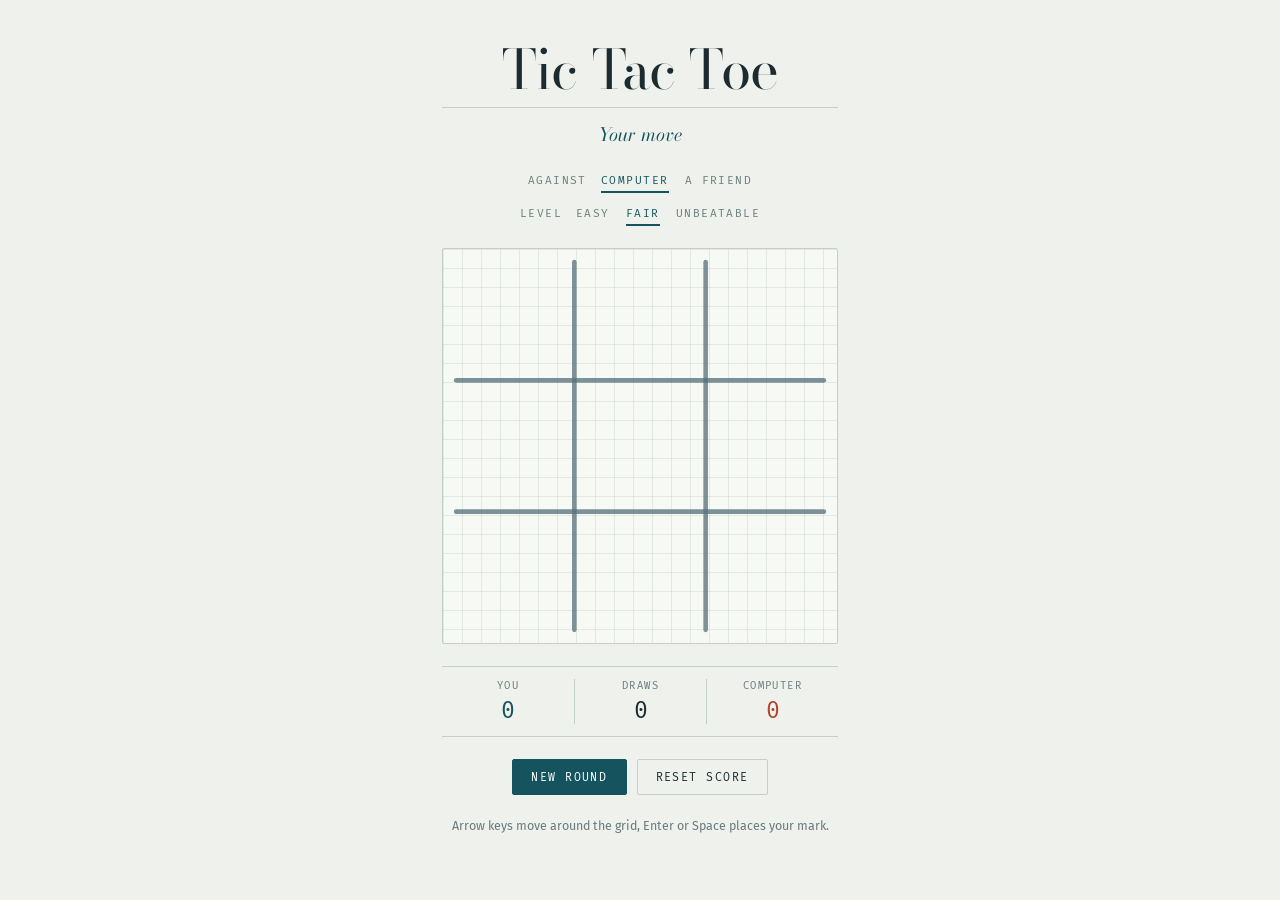
<file: index.html>
<!DOCTYPE html>
<html lang="en">
<head>
<meta charset="utf-8">
<meta name="viewport" content="width=device-width, initial-scale=1">
<title>Tic Tac Toe</title>
<link rel="preconnect" href="https://fonts.googleapis.com">
<link rel="preconnect" href="https://fonts.gstatic.com" crossorigin>
<link rel="stylesheet" href="https://fonts.googleapis.com/css2?family=Bodoni+Moda:ital,opsz,wght@0,6..96,400;1,6..96,400&family=Fira+Mono:wght@400;500&family=Fira+Sans:wght@400;500&display=swap">
<link rel="stylesheet" href="style.css">
</head>
<body>
  <main class="game">
    <header class="masthead">
      <h1 class="masthead__title">Tic Tac Toe</h1>
      <div class="masthead__rule"></div>
      <p class="masthead__status" id="status" role="status" aria-live="polite">Your move</p>
    </header>

    <section class="controls" aria-label="Game settings">
      <div class="control">
        <span class="control__label" id="mode-label">Against</span>
        <div class="choices" role="radiogroup" aria-labelledby="mode-label">
          <button type="button" class="choice" role="radio" data-mode="cpu" aria-checked="true">Computer</button>
          <button type="button" class="choice" role="radio" data-mode="human" aria-checked="false">A friend</button>
        </div>
      </div>

      <div class="control" id="difficulty-control">
        <span class="control__label" id="difficulty-label">Level</span>
        <div class="choices" role="radiogroup" aria-labelledby="difficulty-label">
          <button type="button" class="choice" role="radio" data-difficulty="easy" aria-checked="false">Easy</button>
          <button type="button" class="choice" role="radio" data-difficulty="medium" aria-checked="true">Fair</button>
          <button type="button" class="choice" role="radio" data-difficulty="hard" aria-checked="false">Unbeatable</button>
        </div>
      </div>
    </section>

    <div class="board-wrap">
      <svg class="grid-lines" viewBox="0 0 300 300" aria-hidden="true">
        <line x1="100" y1="10" x2="100" y2="290"></line>
        <line x1="200" y1="10" x2="200" y2="290"></line>
        <line x1="10" y1="100" x2="290" y2="100"></line>
        <line x1="10" y1="200" x2="290" y2="200"></line>
      </svg>
      <div class="board" id="board" role="grid" aria-label="Tic tac toe board"></div>
      <svg class="strike" id="strike" viewBox="0 0 300 300" aria-hidden="true"></svg>
    </div>

    <section class="scoreboard" aria-label="Score">
      <div class="score score--x">
        <span class="score__name" id="score-x-name">You</span>
        <span class="score__value" id="score-x">0</span>
      </div>
      <div class="score score--draw">
        <span class="score__name">Draws</span>
        <span class="score__value" id="score-draw">0</span>
      </div>
      <div class="score score--o">
        <span class="score__name" id="score-o-name">Computer</span>
        <span class="score__value" id="score-o">0</span>
      </div>
    </section>

    <div class="actions">
      <button type="button" class="btn btn--primary" id="new-round">New round</button>
      <button type="button" class="btn" id="reset-score">Reset score</button>
    </div>

    <p class="hint">Arrow keys move around the grid, Enter or Space places your mark.</p>
  </main>

  <script src="script.js"></script>
</body>
</html>
</file>
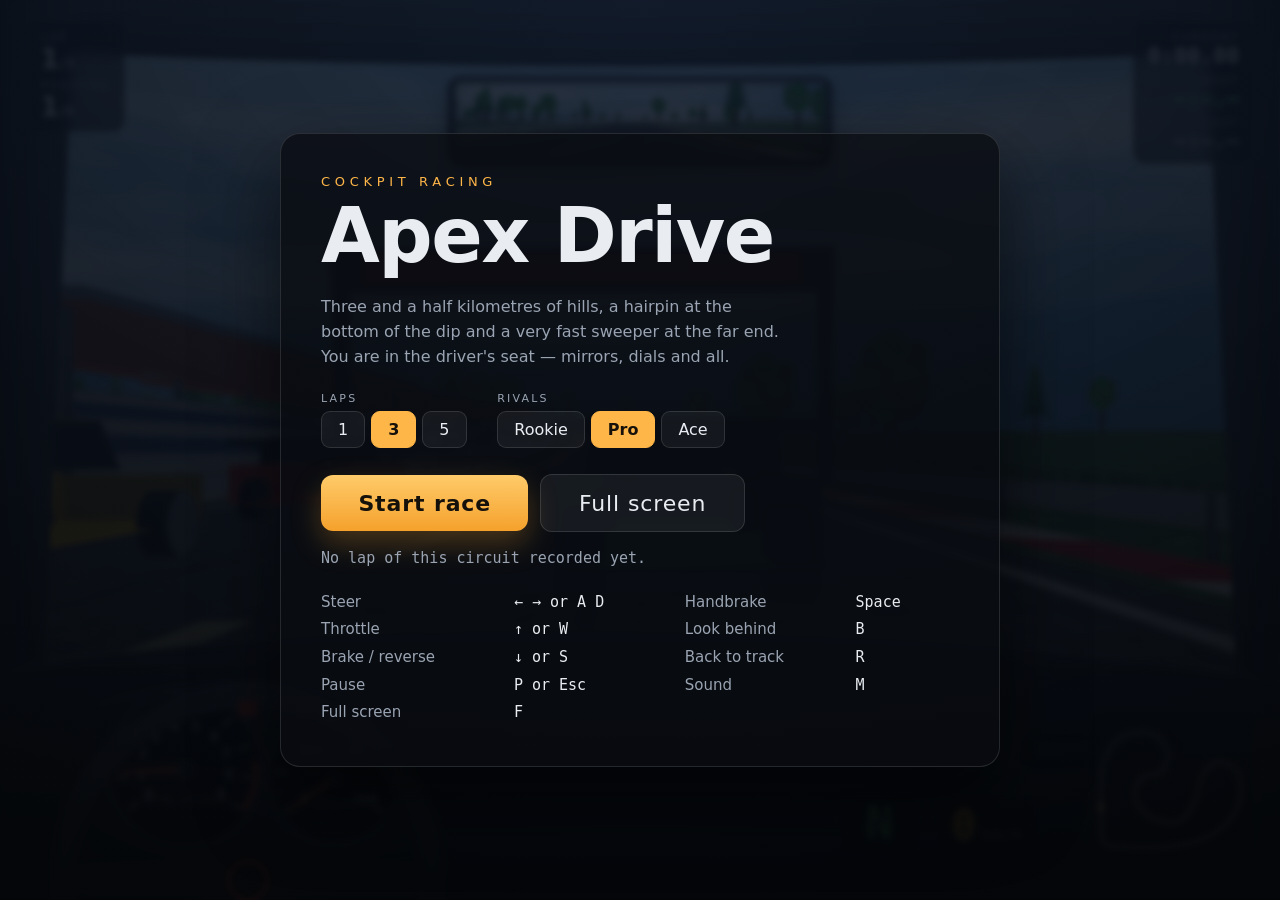
<file: racer/index.html>
<!DOCTYPE html>
<html lang="en">
<head>
<meta charset="utf-8">
<meta name="viewport" content="width=device-width, initial-scale=1, viewport-fit=cover">
<title>Apex Drive — cockpit racing</title>
<meta name="description" content="A first-person 3D racing game rendered with WebGL. No build step, no dependencies.">
<meta name="theme-color" content="#06080b">
<!-- Added to the home screen on iOS, it opens without browser chrome. -->
<meta name="apple-mobile-web-app-capable" content="yes">
<meta name="apple-mobile-web-app-title" content="Apex Drive">
<meta name="apple-mobile-web-app-status-bar-style" content="black-translucent">
<meta name="mobile-web-app-capable" content="yes">
<link rel="stylesheet" href="style.css">
</head>
<body>
<div id="stage">
  <canvas id="view"></canvas>

  <!-- Everything below sits over the 3D view: the car you are sitting in. -->
  <div id="cockpit" aria-hidden="true">
    <!-- The cockpit is built from separate pieces rather than one big
         drawing: only the parts that actually move get repainted. -->
    <svg class="cp cp--roof" viewBox="0 0 1600 160" preserveAspectRatio="none">
      <defs>
        <linearGradient id="trimGrad" x1="0" y1="0" x2="0" y2="1">
          <stop offset="0" stop-color="#2c313a"/>
          <stop offset="1" stop-color="#13161b"/>
        </linearGradient>
      </defs>
      <path d="M0 0 H1600 V96 Q800 168 0 96 Z" fill="url(#trimGrad)"/>
      <path d="M0 96 Q800 168 1600 96" fill="none" stroke="rgba(255,255,255,0.09)" stroke-width="3"/>
    </svg>

    <svg class="cp cp--pillar cp--pillar-l" viewBox="0 0 220 900" preserveAspectRatio="none">
      <defs>
        <linearGradient id="pillarL" x1="0" y1="0" x2="1" y2="0">
          <stop offset="0" stop-color="#0f1115"/>
          <stop offset="1" stop-color="#2b3038"/>
        </linearGradient>
      </defs>
      <path d="M0 0 L214 0 L96 900 L0 900 Z" fill="url(#pillarL)"/>
    </svg>
    <svg class="cp cp--pillar cp--pillar-r" viewBox="0 0 220 900" preserveAspectRatio="none">
      <defs>
        <linearGradient id="pillarR" x1="0" y1="0" x2="1" y2="0">
          <stop offset="0" stop-color="#2b3038"/>
          <stop offset="1" stop-color="#0f1115"/>
        </linearGradient>
      </defs>
      <path d="M220 0 L6 0 L124 900 L220 900 Z" fill="url(#pillarR)"/>
    </svg>

    <svg class="cp cp--dash" viewBox="0 0 1600 460" preserveAspectRatio="none">
      <defs>
        <linearGradient id="dashGrad" x1="0" y1="0" x2="0" y2="1">
          <stop offset="0" stop-color="#2e333b"/>
          <stop offset="0.16" stop-color="#191c22"/>
          <stop offset="1" stop-color="#0a0c10"/>
        </linearGradient>
      </defs>
      <path d="M0 460 L0 92 Q300 4 780 12 Q1240 20 1600 104 L1600 460 Z" fill="url(#dashGrad)"/>
      <path d="M0 92 Q300 4 780 12 Q1240 20 1600 104" fill="none" stroke="rgba(255,255,255,0.11)" stroke-width="4"/>
      <g opacity="0.9" id="vents">
        <rect x="1010" y="150" width="180" height="52" rx="12" fill="#080a0d"/>
        <rect x="1026" y="163" width="148" height="7" rx="3.5" fill="#22262c"/>
        <rect x="1026" y="178" width="148" height="7" rx="3.5" fill="#22262c"/>
        <rect x="1250" y="176" width="180" height="52" rx="12" fill="#080a0d"/>
        <rect x="1266" y="189" width="148" height="7" rx="3.5" fill="#22262c"/>
        <rect x="1266" y="204" width="148" height="7" rx="3.5" fill="#22262c"/>
      </g>
    </svg>

    <!-- Instruments and wheel share one viewBox and one screen rectangle, so
         the dials always sit in the opening above the wheel's spokes however
         the window is shaped. The wheel is a separate layer because it is the
         only part of the two that moves. -->
    <svg class="cp cp--console" viewBox="0 0 900 520">
      <defs>
        <radialGradient id="binGrad" cx="0.5" cy="0.1" r="0.95">
          <stop offset="0" stop-color="#272c34"/>
          <stop offset="1" stop-color="#0b0d11"/>
        </radialGradient>
      </defs>
      <path d="M78 520 L96 232 Q300 168 530 240 L548 520 Z" fill="url(#binGrad)"/>
      <path d="M96 232 Q300 168 530 240" fill="none" stroke="rgba(255,255,255,0.15)" stroke-width="3"/>

      <g transform="translate(215 320)">
        <circle r="105" class="dial-face"/>
        <circle r="105" class="dial-ring"/>
        <g id="tach-ticks"></g>
        <path id="tach-redline" class="redline" d="" fill="none"/>
        <text y="46" class="dial-label">RPM x1000</text>
        <g id="tach-needle"><path class="needle" d="M-4 10 L4 10 L1.6 -88 L-1.6 -88 Z"/></g>
        <circle r="11" class="dial-hub"/>
      </g>

      <g transform="translate(417 332)">
        <circle r="90" class="dial-face"/>
        <circle r="90" class="dial-ring"/>
        <g id="speed-ticks"></g>
        <text y="40" class="dial-label">km/h</text>
        <g id="speed-needle"><path class="needle" d="M-3.4 9 L3.4 9 L1.4 -74 L-1.4 -74 Z"/></g>
        <circle r="9" class="dial-hub"/>
      </g>
    </svg>

    <svg class="cp cp--wheel" id="wheel" viewBox="0 0 900 520">
      <defs>
        <linearGradient id="wheelGrad" x1="0" y1="0" x2="0" y2="1">
          <stop offset="0" stop-color="#434952"/>
          <stop offset="0.5" stop-color="#1c1f25"/>
          <stop offset="1" stop-color="#0f1114"/>
        </linearGradient>
      </defs>
      <g transform="translate(300 470)">
        <circle r="250" fill="none" stroke="url(#wheelGrad)" stroke-width="34"/>
        <circle r="250" fill="none" stroke="rgba(255,255,255,0.09)" stroke-width="2"/>
        <rect x="-236" y="-22" width="472" height="42" rx="19" fill="#1b1e23"/>
        <path d="M-18 6 L18 6 L40 248 L-40 248 Z" fill="#1b1e23"/>
        <circle r="62" fill="#15181c" stroke="#2b3037" stroke-width="3"/>
        <circle r="26" fill="none" stroke="#d9412f" stroke-width="6"/>
        <path d="M-13 -244 L13 -244 L13 -222 L-13 -222 Z" fill="#d9412f"/>
      </g>
    </svg>

    <!-- rear-view mirror: the frame is HTML, the picture inside it is a
         second pass of the 3D scene drawn straight into the canvas -->
    <div id="mirror"><div id="mirror-glass"></div></div>

    <!-- digital readouts, laid over the dash -->
    <div id="readouts">
      <div class="readout readout--gear"><span id="gear">N</span></div>
      <div class="readout"><b id="speed-digital">0</b><span>km/h</span></div>
    </div>
  </div>

  <!-- heads-up information -->
  <div id="hud">
    <div class="hud-panel hud-panel--left">
      <div class="stat"><span class="stat__key">Lap</span><span class="stat__val" id="lap">1<i>/3</i></span></div>
      <div class="stat"><span class="stat__key">Position</span><span class="stat__val" id="place">6<i>/6</i></span></div>
      <!-- The R and P keys have no equivalent on a touchscreen, and being
           stuck in the grass with no way back is not a game. Top of the
           screen, where nothing else competes for the space. -->
      <div class="chips">
        <button type="button" class="chip" id="chip-reset"><span aria-hidden="true">↺</span><span class="chip__label">Track</span></button>
        <button type="button" class="chip" id="chip-pause"><span aria-hidden="true">❙❙</span><span class="chip__label">Pause</span></button>
      </div>
    </div>
    <div class="hud-panel hud-panel--right">
      <div class="stat"><span class="stat__key">Current</span><span class="stat__val stat__val--time" id="laptime">0:00.00</span></div>
      <div class="stat"><span class="stat__key">Best</span><span class="stat__val stat__val--time" id="best">—:—.—</span></div>
      <div class="stat stat--delta"><span class="stat__key">Last</span><span class="stat__val stat__val--time" id="last">—:—.—</span></div>
    </div>
    <canvas id="map" width="220" height="220"></canvas>
    <div id="flash"></div>
  </div>

  <!-- touch controls, shown only on pointer-coarse devices -->
  <div id="touch" aria-hidden="true">
    <button class="pad pad--left" data-key="ArrowLeft">◀</button>
    <button class="pad pad--right" data-key="ArrowRight">▶</button>
    <button class="pad pad--brake" data-key="ArrowDown">BRAKE</button>
    <button class="pad pad--gas" data-key="ArrowUp">GAS</button>
  </div>

  <!-- screens -->
  <div id="screen" class="screen">
    <div class="screen__card">
      <p class="screen__eyebrow">Cockpit racing</p>
      <h1 class="screen__title">Apex&nbsp;Drive</h1>
      <p class="screen__blurb">Three and a half kilometres of hills, a hairpin at the
        bottom of the dip and a very fast sweeper at the far end. You are in the
        driver's seat — mirrors, dials and all.</p>

      <div class="options">
        <div class="option">
          <span class="option__label">Laps</span>
          <div class="choices" id="laps-choice">
            <button type="button" class="choice" data-laps="1">1</button>
            <button type="button" class="choice is-on" data-laps="3">3</button>
            <button type="button" class="choice" data-laps="5">5</button>
          </div>
        </div>
        <div class="option">
          <span class="option__label">Rivals</span>
          <div class="choices" id="skill-choice">
            <button type="button" class="choice" data-skill="0.86">Rookie</button>
            <button type="button" class="choice is-on" data-skill="0.94">Pro</button>
            <button type="button" class="choice" data-skill="1.02">Ace</button>
          </div>
        </div>
      </div>

      <div class="launch">
        <button type="button" class="start" id="start">Start race</button>
        <button type="button" class="start start--ghost" id="fullscreen">Full screen</button>
      </div>
      <p class="record" id="record"></p>

      <table class="keys">
        <tr><th>Steer</th><td>← →  or  A D</td><th>Handbrake</th><td>Space</td></tr>
        <tr><th>Throttle</th><td>↑  or  W</td><th>Look behind</th><td>B</td></tr>
        <tr><th>Brake / reverse</th><td>↓  or  S</td><th>Back to track</th><td>R</td></tr>
        <tr><th>Pause</th><td>P  or  Esc</td><th>Sound</th><td>M</td></tr>
        <tr><th>Full screen</th><td>F</td><th></th><td></td></tr>
      </table>
    </div>
  </div>

  <div id="lights" class="lights" hidden>
    <span></span><span></span><span></span><span></span><span></span>
  </div>

  <p id="toast" class="toast" hidden></p>

</div>

<noscript><p class="noscript">Apex Drive needs JavaScript and WebGL.</p></noscript>

<script src="js/glx.js"></script>
<script src="js/textures.js"></script>
<script src="js/track.js"></script>
<script src="js/meshes.js"></script>
<script src="js/audio.js"></script>
<script src="js/game.js"></script>
</body>
</html>
</file>
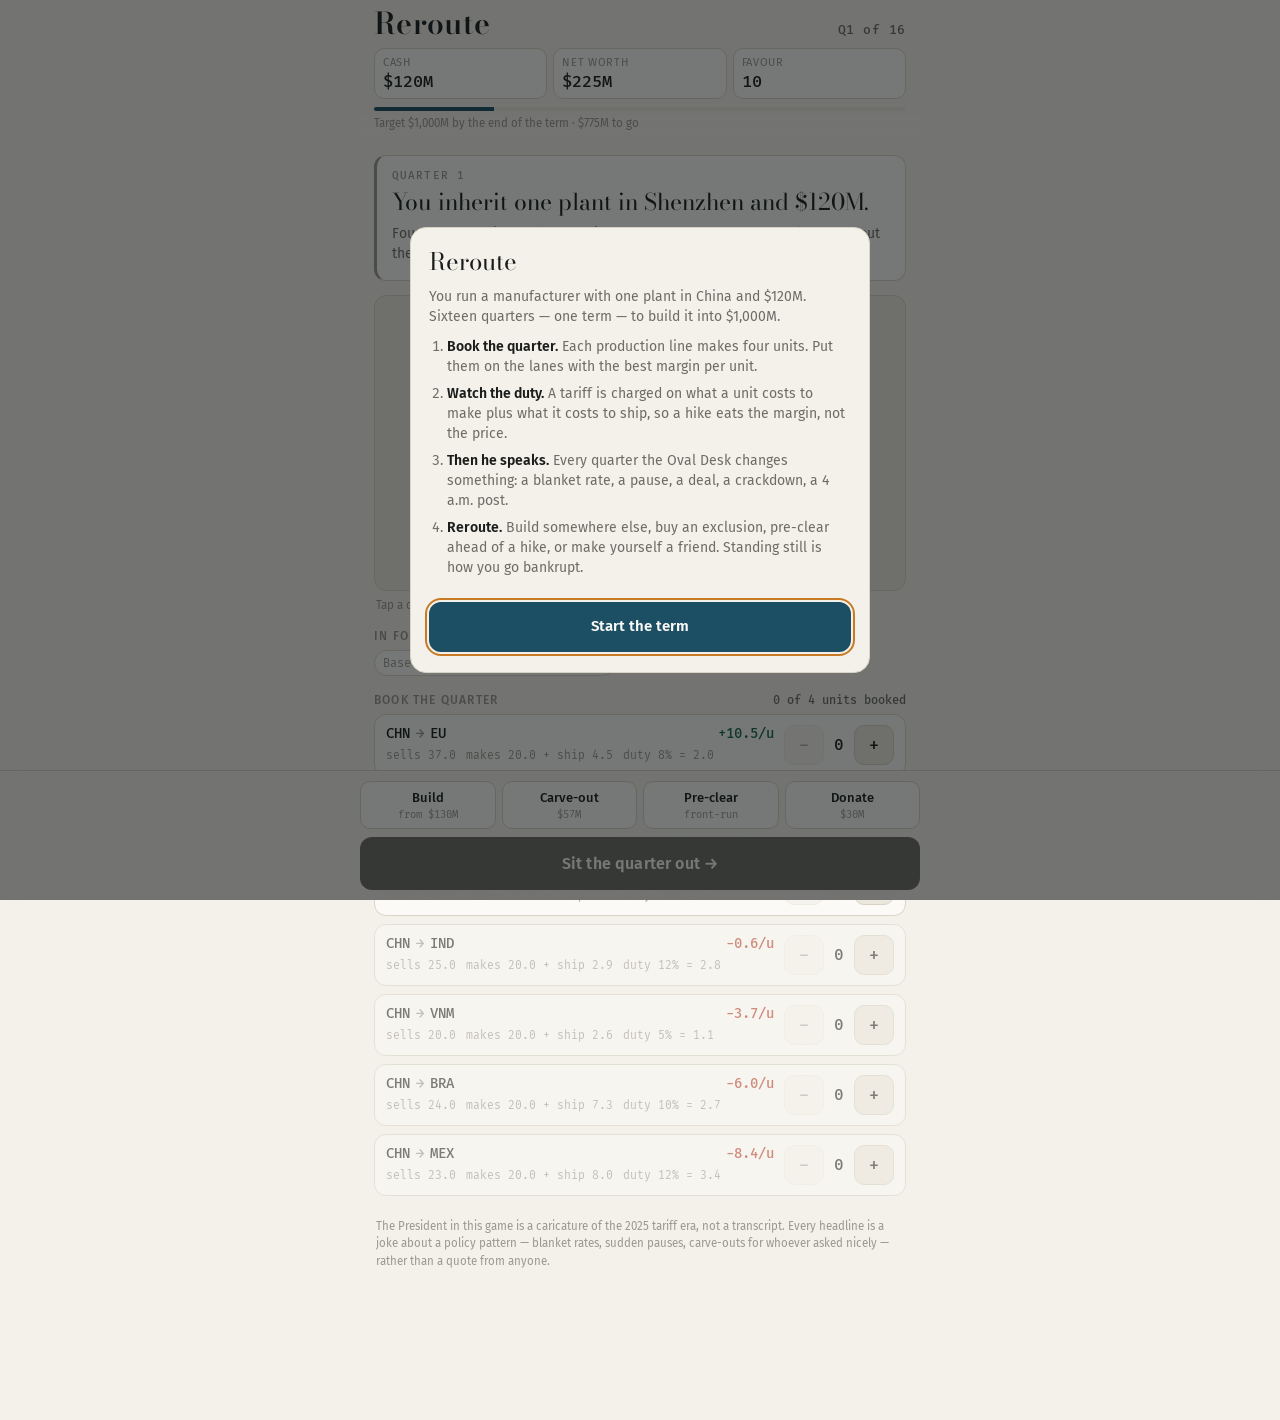
<file: reroute/index.html>
<!DOCTYPE html>
<html lang="en">
<head>
<meta charset="utf-8">
<meta name="viewport" content="width=device-width, initial-scale=1, viewport-fit=cover">
<meta name="theme-color" content="#12181b">
<meta name="description" content="Reroute — a phone game about moving money between countries while one man keeps changing the tariffs.">
<title>Reroute</title>
<link rel="preconnect" href="https://fonts.googleapis.com">
<link rel="preconnect" href="https://fonts.gstatic.com" crossorigin>
<link rel="stylesheet" href="https://fonts.googleapis.com/css2?family=Bodoni+Moda:ital,opsz,wght@0,6..96,400;0,6..96,600;1,6..96,400&family=Fira+Mono:wght@400;500&family=Fira+Sans:wght@400;500;600&display=swap">
<link rel="stylesheet" href="style.css">
</head>
<body>

<main class="app" id="app">

  <header class="top">
    <div class="top__row">
      <h1 class="brand">Reroute</h1>
      <p class="quarter" id="quarter">Q1 of 16</p>
    </div>
    <dl class="stats">
      <div class="stat"><dt>Cash</dt><dd id="stat-cash">$120M</dd></div>
      <div class="stat"><dt>Net worth</dt><dd id="stat-worth">$225M</dd></div>
      <div class="stat"><dt>Favour</dt><dd id="stat-favor">10</dd></div>
    </dl>
    <div class="goal">
      <div class="goal__track"><div class="goal__fill" id="goal-fill"></div></div>
      <p class="goal__label" id="goal-label">Target $1,000M by the end of the term</p>
    </div>
  </header>

  <article class="headline" id="headline" role="status" aria-live="polite">
    <p class="headline__tag" id="headline-tag">Quarter 1</p>
    <h2 class="headline__title" id="headline-title"></h2>
    <p class="headline__body" id="headline-body"></p>
  </article>

  <section class="mapwrap" aria-label="Your network">
    <svg class="map" id="map" viewBox="0 0 320 178" role="img" aria-labelledby="map-title">
      <title id="map-title">World map with your plants and this quarter's shipments</title>
      <g id="map-flows"></g>
      <g id="map-nodes"></g>
    </svg>
    <p class="map__hint" id="map-hint">Tap a country to filter the lanes below.</p>
  </section>

  <section class="effects" aria-label="Rules currently in force">
    <h3 class="section__title">In force</h3>
    <ul class="chips" id="effects"></ul>
  </section>

  <section class="lanes">
    <div class="section__head">
      <h3 class="section__title">Book the quarter</h3>
      <p class="counter" id="counter">0 of 4 units</p>
    </div>
    <ul class="lanelist" id="lanelist"></ul>
  </section>

  <p class="footnote">
    The President in this game is a caricature of the 2025 tariff era, not a transcript.
    Every headline is a joke about a policy pattern — blanket rates, sudden pauses,
    carve-outs for whoever asked nicely — rather than a quote from anyone.
  </p>

</main>

<nav class="dock" aria-label="Actions">
  <div class="dock__tools">
    <button type="button" class="tool" data-sheet="build"><span class="tool__name">Build</span><span class="tool__note" id="note-build">from $150M</span></button>
    <button type="button" class="tool" data-sheet="lobby"><span class="tool__name">Carve-out</span><span class="tool__note" id="note-lobby">$56M</span></button>
    <button type="button" class="tool" data-sheet="preclear"><span class="tool__name">Pre-clear</span><span class="tool__note">front-run</span></button>
    <button type="button" class="tool" data-sheet="donate"><span class="tool__name">Donate</span><span class="tool__note" id="note-donate">$30M</span></button>
  </div>
  <button type="button" class="ship" id="ship">Ship the quarter</button>
</nav>

<div class="sheet" id="sheet" hidden>
  <div class="sheet__scrim" data-close></div>
  <div class="sheet__panel" role="dialog" tabindex="-1" aria-modal="true" aria-labelledby="sheet-title">
    <div class="sheet__grip"></div>
    <h2 class="sheet__title" id="sheet-title"></h2>
    <p class="sheet__lede" id="sheet-lede"></p>
    <div class="sheet__body" id="sheet-body"></div>
    <button type="button" class="sheet__close" data-close>Close</button>
  </div>
</div>

<div class="overlay" id="overlay" hidden>
  <div class="overlay__panel" role="dialog" aria-modal="true" aria-labelledby="overlay-title">
    <h2 class="overlay__title" id="overlay-title"></h2>
    <div class="overlay__body" id="overlay-body"></div>
    <button type="button" class="overlay__action" id="overlay-action"></button>
  </div>
</div>

<script src="engine.js"></script>
<script src="ui.js"></script>
</body>
</html>
</file>
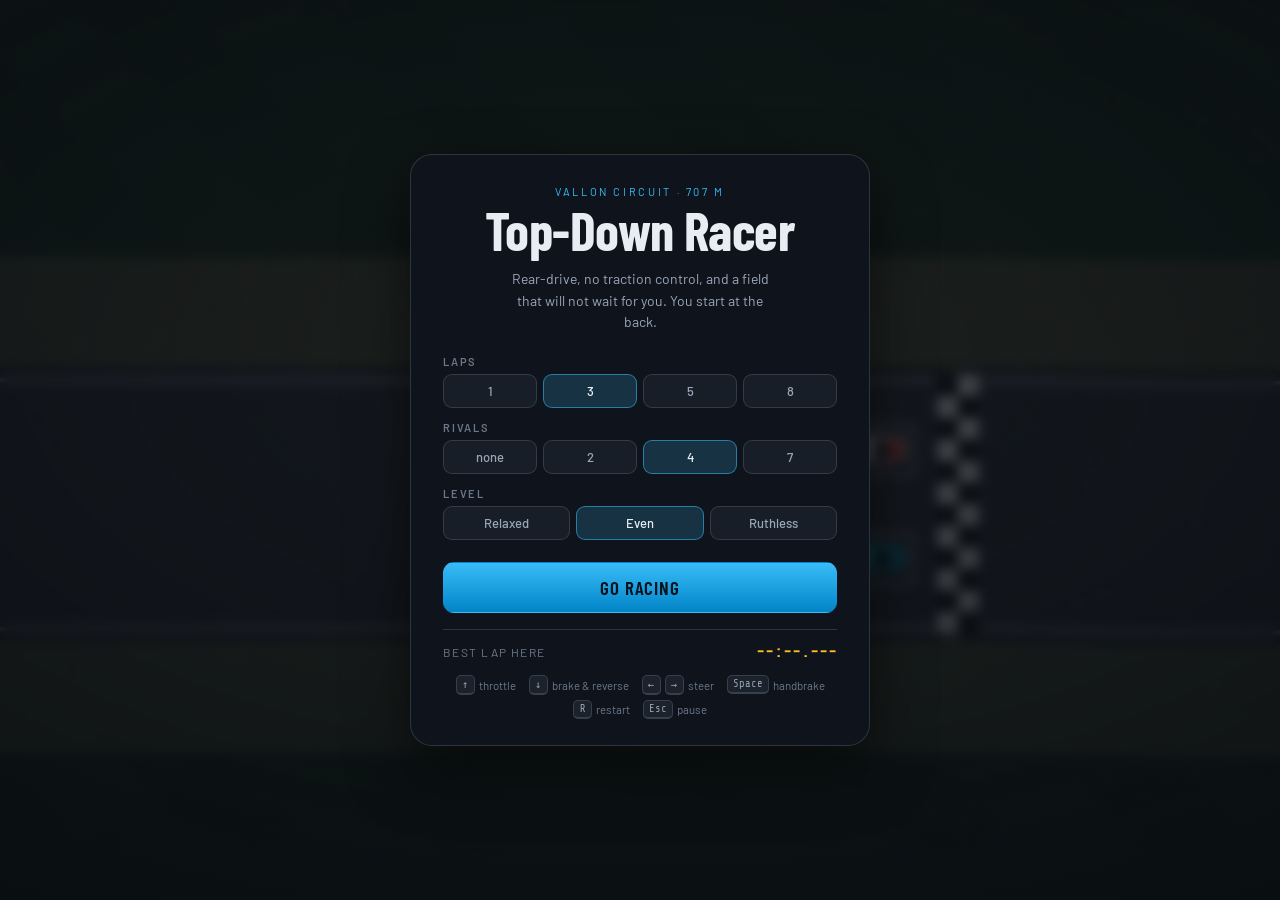
<file: top-down-racer/index.html>
<!doctype html>
<html lang="en">
<head>
<meta charset="utf-8">
<meta name="viewport" content="width=device-width, initial-scale=1, viewport-fit=cover">
<meta name="color-scheme" content="dark light">
<title>Vallon — a top-down racer</title>
<meta name="description" content="A dependency-free top-down circuit racer: drift the Vallon Circuit against a field of AI rivals.">
<link rel="preconnect" href="https://fonts.googleapis.com">
<link rel="preconnect" href="https://fonts.gstatic.com" crossorigin>
<link href="https://fonts.googleapis.com/css2?family=Barlow+Condensed:wght@500;600;700&family=Barlow:wght@400;500;600&family=Share+Tech+Mono&display=swap" rel="stylesheet">
<link rel="stylesheet" href="style.css">
</head>
<body>

<main class="shell">
  <canvas id="stage" aria-label="The race. Steer with the arrow keys."></canvas>

  <div id="hud" class="hud" hidden>
    <div class="hud-corner hud-tl">
      <div class="tile">
        <span class="tile-value" id="position">1st</span>
        <span class="tile-label" id="position-of">of 5</span>
      </div>
      <div class="tile">
        <span class="tile-value" id="lap">1</span>
        <span class="tile-label" id="lap-of">of 3</span>
      </div>
    </div>

    <div class="hud-corner hud-tr">
      <ol class="standings" id="standings" aria-label="Running order"></ol>
    </div>

    <div class="hud-corner hud-bl">
      <dl class="times">
        <div><dt>This lap</dt><dd id="current-lap" class="mono">0:00.000</dd></div>
        <div><dt>Best</dt><dd id="best-lap" class="mono">--:--.---</dd></div>
        <div><dt>Last</dt><dd id="last-lap" class="mono">--:--.---</dd></div>
      </dl>
    </div>

    <div class="hud-corner hud-br">
      <canvas id="minimap" class="minimap" aria-hidden="true"></canvas>
      <div class="speedo">
        <span class="speedo-value mono" id="speed">0</span>
        <span class="speedo-unit">km/h</span>
      </div>
    </div>

    <p class="flag" id="flag" hidden aria-live="assertive"></p>
    <p class="warn" id="offtrack" hidden>Off track</p>

    <div class="pads" aria-hidden="true">
      <div class="pads-left">
        <button class="pad" data-pad="left" type="button">◀</button>
        <button class="pad" data-pad="right" type="button">▶</button>
      </div>
      <div class="pads-right">
        <button class="pad" data-pad="brake" type="button">brake</button>
        <button class="pad pad-hand" data-pad="handbrake" type="button">slide</button>
        <button class="pad pad-go" data-pad="accel" type="button">go</button>
      </div>
    </div>
  </div>

  <div class="overlay" id="overlay">

    <section class="panel" id="menu">
      <p class="eyebrow" id="circuit">Vallon Circuit</p>
      <h1>Top&#8209;Down Racer</h1>
      <p class="blurb">
        Rear-drive, no traction control, and a field that will not wait for you.
        You start at the back.
      </p>

      <div class="settings">
        <div class="setting">
          <h2 id="laps-label">Laps</h2>
          <div class="choices" data-setting="laps" role="group" aria-labelledby="laps-label">
            <button type="button" data-value="1" aria-pressed="false">1</button>
            <button type="button" data-value="3" class="is-on" aria-pressed="true">3</button>
            <button type="button" data-value="5" aria-pressed="false">5</button>
            <button type="button" data-value="8" aria-pressed="false">8</button>
          </div>
        </div>
        <div class="setting">
          <h2 id="rivals-label">Rivals</h2>
          <div class="choices" data-setting="opponents" role="group" aria-labelledby="rivals-label">
            <button type="button" data-value="0" aria-pressed="false">none</button>
            <button type="button" data-value="2" aria-pressed="false">2</button>
            <button type="button" data-value="4" class="is-on" aria-pressed="true">4</button>
            <button type="button" data-value="7" aria-pressed="false">7</button>
          </div>
        </div>
        <div class="setting">
          <h2 id="level-label">Level</h2>
          <div class="choices" data-setting="difficulty" role="group" aria-labelledby="level-label">
            <button type="button" data-value="relaxed" aria-pressed="false">Relaxed</button>
            <button type="button" data-value="even" class="is-on" aria-pressed="true">Even</button>
            <button type="button" data-value="ruthless" aria-pressed="false">Ruthless</button>
          </div>
        </div>
      </div>

      <button class="primary" id="start" type="button">Go racing</button>

      <div class="record">
        <span>Best lap here</span>
        <strong class="mono" id="record">--:--.---</strong>
      </div>

      <ul class="keys">
        <li><kbd>&uarr;</kbd> throttle</li>
        <li><kbd>&darr;</kbd> brake &amp; reverse</li>
        <li><kbd>&larr;</kbd><kbd>&rarr;</kbd> steer</li>
        <li><kbd>Space</kbd> handbrake</li>
        <li><kbd>R</kbd> restart</li>
        <li><kbd>Esc</kbd> pause</li>
      </ul>
    </section>

    <section class="panel" id="paused" hidden>
      <h2>Paused</h2>
      <p class="blurb">The race is exactly where you left it.</p>
      <button class="primary" id="resume" type="button">Resume</button>
      <button class="ghost" id="quit" type="button">Back to the menu</button>
    </section>

    <section class="panel panel-wide" id="results" hidden>
      <h2 id="result-title">You finished</h2>
      <p class="blurb" id="result-note"></p>
      <div class="results-head" aria-hidden="true">
        <span>Race</span><span>Best lap</span>
      </div>
      <ol class="results" id="result-rows"></ol>
      <button class="primary" id="again" type="button">Race again</button>
      <button class="ghost" id="to-menu" type="button">Change the settings</button>
    </section>

  </div>
</main>

<script src="src/util.js"></script>
<script src="src/track.js"></script>
<script src="src/physics.js"></script>
<script src="src/ai.js"></script>
<script src="src/race.js"></script>
<script src="src/input.js"></script>
<script src="src/render.js"></script>
<script src="src/game.js"></script>
</body>
</html>
</file>
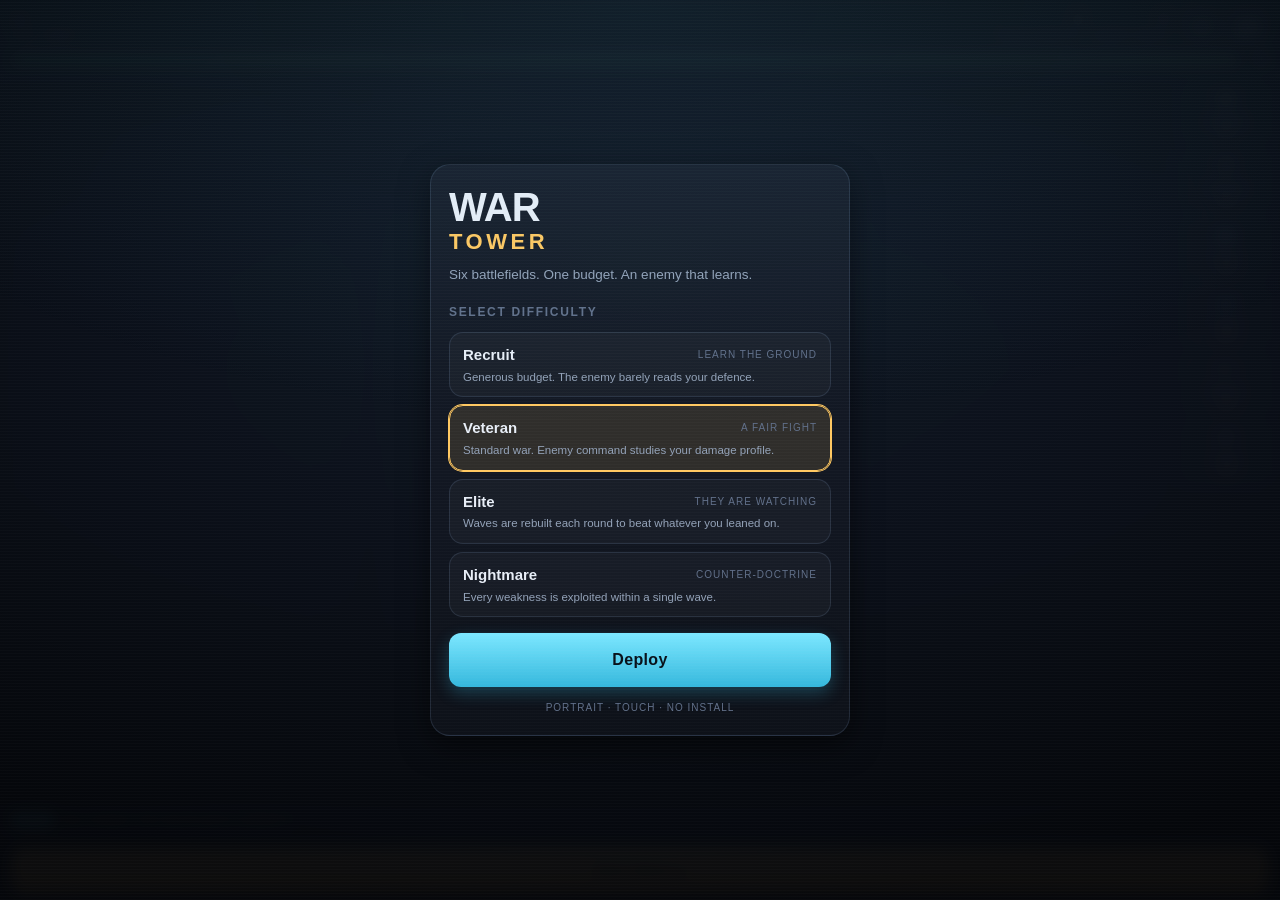
<file: war-tower/index.html>
<!DOCTYPE html>
<html lang="en">
<head>
<meta charset="utf-8">
<title>War Tower</title>
<meta name="viewport" content="width=device-width, initial-scale=1, maximum-scale=1, viewport-fit=cover">
<meta name="theme-color" content="#0b0e14">
<meta name="description" content="A top-down tower defence campaign built for iPhone.">
<meta name="apple-mobile-web-app-capable" content="yes">
<meta name="apple-mobile-web-app-status-bar-style" content="black-translucent">
<meta name="apple-mobile-web-app-title" content="War Tower">
<link rel="stylesheet" href="style.css">
</head>
<body>

<div id="app">

  <header id="hud">
    <div class="hud-row">
      <div class="hud-cell">
        <span class="hud-label" id="terrainName">—</span>
        <span class="hud-sub" id="roundLabel">R1/6 · W1/8</span>
      </div>
      <div class="hud-cell hud-cell--num">
        <span class="hud-label money" id="budget">0</span>
        <span class="hud-sub">your credits</span>
      </div>
      <div class="hud-cell hud-cell--num">
        <span class="hud-label foe" id="enemyCredits">0</span>
        <span class="hud-sub">enemy wave</span>
      </div>
      <div class="hud-cell hud-cell--btns">
        <button id="speedBtn" class="icon-btn" aria-label="Game speed">1×</button>
        <button id="pauseBtn" class="icon-btn" aria-label="Pause">❚❚</button>
      </div>
    </div>
    <div class="integrity">
      <div class="integrity-bar"><span id="integrityFill"></span></div>
      <span class="integrity-num" id="integrityNum">20</span>
    </div>
  </header>

  <main id="field">
    <div id="stage">
      <canvas id="game"></canvas>
      <div id="toast" class="toast" hidden></div>
    </div>
    <aside id="rail">
      <div id="shop" class="shop" role="listbox" aria-label="Ordnance"></div>
    </aside>
  </main>

  <footer id="dock">
    <div id="status" class="status">
      <span id="statusTag" class="status-tag">INTEL</span>
      <span id="statusText" class="status-body">Tap a weapon, then tap the grid to emplace it.</span>
    </div>

    <div id="inspect" class="inspect" hidden>
      <div class="inspect-head">
        <canvas id="inspectIcon" width="96" height="96" aria-hidden="true"></canvas>
        <div>
          <h3 id="inspectName">—</h3>
          <p id="inspectStats">—</p>
        </div>
        <button id="inspectClose" class="icon-btn" aria-label="Close">✕</button>
      </div>
      <div class="inspect-actions">
        <button id="upgradeBtn" class="btn btn--go">Upgrade</button>
        <button id="sellBtn" class="btn btn--ghost">Sell</button>
      </div>
    </div>

    <button id="waveBtn" class="btn btn--wave">Start Wave 1</button>
  </footer>

</div>

<!-- ---------- overlays ---------- -->

<section id="screenMenu" class="overlay">
  <div class="sheet">
    <h1 class="title">War<span>Tower</span></h1>
    <p class="tagline">Six battlefields. One budget. An enemy that learns.</p>
    <h2 class="sheet-h">Select difficulty</h2>
    <div id="levelList" class="level-list"></div>
    <button id="startBtn" class="btn btn--go btn--big">Deploy</button>
    <p class="fineprint">Portrait · touch · no install</p>
  </div>
</section>

<section id="screenBrief" class="overlay" hidden>
  <div class="sheet">
    <p class="eyebrow" id="briefRound">Round 1 of 6</p>
    <h2 class="sheet-h sheet-h--big" id="briefName">Verdant Basin</h2>
    <p class="brief-text" id="briefText"></p>
    <p class="brief-mod" id="briefMod"></p>
    <div class="brief-grid">
      <div><span id="briefBudget">0</span><small>your credits</small></div>
      <div><span id="briefEnemy" class="foe-num">0</span><small>enemy chest</small></div>
      <div><span id="briefIntegrity">0</span><small>integrity</small></div>
      <div><span id="briefWaves">8</span><small>waves</small></div>
    </div>
    <button id="briefBtn" class="btn btn--go btn--big">Take the field</button>
  </div>
</section>

<section id="screenRound" class="overlay" hidden>
  <div class="sheet">
    <p class="eyebrow">Sector held</p>
    <h2 class="sheet-h sheet-h--big" id="roundTitle">Round clear</h2>
    <p class="brief-text" id="roundText"></p>
    <div class="brief-grid">
      <div><span id="roundBonus">0</span><small>bonus</small></div>
      <div><span id="roundRepair">0</span><small>repaired</small></div>
      <div><span id="roundKills">0</span><small>kills</small></div>
    </div>
    <button id="roundBtn" class="btn btn--go btn--big">Next battlefield</button>
  </div>
</section>

<section id="screenEnd" class="overlay" hidden>
  <div class="sheet">
    <h2 class="sheet-h sheet-h--big" id="endTitle">Core lost</h2>
    <p class="brief-text" id="endText"></p>
    <div class="brief-grid">
      <div><span id="endRounds">0</span><small>rounds</small></div>
      <div><span id="endWaves">0</span><small>waves</small></div>
      <div><span id="endKills">0</span><small>kills</small></div>
    </div>
    <button id="endBtn" class="btn btn--go btn--big">New campaign</button>
  </div>
</section>

<script src="config.js"></script>
<script src="game.js"></script>
</body>
</html>
</file>
<file: style.css>
/* Ink & ruled paper — every mark on the board is a drawn stroke. */

:root {
  --paper:   #eef1ec;
  --panel:   #f7f9f5;
  --rule:    #c3d0c6;
  --ruling:  rgba(90, 130, 110, 0.13);
  --stroke:  #55707a;
  --ink:     #1c2b2f;
  --ink-dim: #6a7b7e;
  --x:       #15535f;
  --o:       #b4432b;
  --accent:  #15535f;
  --accent-on: #fbfcfa;
  --focus:   #c97a24;

  --display: "Bodoni Moda", Georgia, "Times New Roman", serif;
  --body: "Fira Sans", system-ui, -apple-system, "Segoe UI", sans-serif;
  --mono: "Fira Mono", ui-monospace, "SFMono-Regular", Menlo, monospace;
}

@media (prefers-color-scheme: dark) {
  :root:not([data-theme="light"]) {
    --paper:   #111719;
    --panel:   #181f22;
    --rule:    #263235;
    --ruling:  rgba(140, 180, 170, 0.07);
    --stroke:  #5e7a80;
    --ink:     #e2e9e6;
    --ink-dim: #8c9c9e;
    --x:       #5fc6d8;
    --o:       #f0866a;
    --accent:  #5fc6d8;
    --accent-on: #0e1416;
    --focus:   #e8b45c;
  }
}

:root[data-theme="dark"] {
  --paper:   #111719;
  --panel:   #181f22;
  --rule:    #263235;
  --ruling:  rgba(140, 180, 170, 0.07);
  --stroke:  #5e7a80;
  --ink:     #e2e9e6;
  --ink-dim: #8c9c9e;
  --x:       #5fc6d8;
  --o:       #f0866a;
  --accent:  #5fc6d8;
  --accent-on: #0e1416;
  --focus:   #e8b45c;
}

* { box-sizing: border-box; }

body {
  margin: 0;
  min-height: 100vh;
  display: grid;
  place-items: start center;
  padding: clamp(20px, 6vw, 44px) 18px 40px;
  background: var(--paper);
  color: var(--ink);
  font-family: var(--body);
  -webkit-font-smoothing: antialiased;
}

.game {
  width: 100%;
  max-width: 396px;
  display: flex;
  flex-direction: column;
  gap: 22px;
}

/* ------------------------------------------------------------ masthead */

.masthead { display: flex; flex-direction: column; gap: 10px; text-align: center; }

.masthead__title {
  margin: 0;
  font-family: var(--display);
  font-weight: 400;
  font-size: clamp(2.5rem, 12vw, 3.4rem);
  line-height: 0.94;
  letter-spacing: -0.015em;
  text-wrap: balance;
}

.masthead__rule {
  height: 1px;
  background: var(--rule);
  margin: 2px 0;
}

.masthead__status {
  margin: 0;
  min-height: 1.6em;
  font-family: var(--display);
  font-style: italic;
  font-size: 1.15rem;
  color: var(--ink-dim);
  transition: color 0.2s ease;
}

.masthead__status.is-x { color: var(--x); }
.masthead__status.is-o { color: var(--o); }

/* ------------------------------------------------------------ controls */

.controls { display: flex; flex-direction: column; gap: 12px; align-items: center; }

.control { display: flex; align-items: baseline; gap: 14px; flex-wrap: wrap; justify-content: center; }
.control.is-hidden { display: none; }

.control__label,
.choice {
  font-family: var(--mono);
  font-size: 0.7rem;
  text-transform: uppercase;
  letter-spacing: 0.13em;
}

.control__label { color: var(--ink-dim); }

.choices { display: flex; gap: 16px; }

.choice {
  border: 0;
  background: none;
  padding: 2px 0 4px;
  color: var(--ink-dim);
  cursor: pointer;
  border-bottom: 2px solid transparent;
  transition: color 0.15s ease, border-color 0.15s ease;
}

.choice:hover { color: var(--ink); }

.choice[aria-checked="true"] {
  color: var(--accent);
  border-bottom-color: var(--accent);
}

/* --------------------------------------------------------------- board */

.board-wrap {
  position: relative;
  aspect-ratio: 1;
  width: 100%;
  background-color: var(--panel);
  background-image:
    repeating-linear-gradient(to right, var(--ruling) 0 1px, transparent 1px 19px),
    repeating-linear-gradient(to bottom, var(--ruling) 0 1px, transparent 1px 19px);
  border: 1px solid var(--rule);
  border-radius: 2px;
}

.board-wrap > svg {
  position: absolute;
  inset: 0;
  width: 100%;
  height: 100%;
  pointer-events: none;
  overflow: visible;
}

.grid-lines line {
  stroke: var(--stroke);
  stroke-width: 3.5;
  stroke-linecap: round;
  opacity: 0.75;
}

.strike line {
  stroke-width: 6;
  stroke-linecap: round;
}

.board {
  position: absolute;
  inset: 0;
  display: grid;
  grid-template-columns: repeat(3, 1fr);
  grid-template-rows: repeat(3, 1fr);
}

.cell {
  border: 0;
  padding: 0;
  background: transparent;
  cursor: pointer;
  display: grid;
  place-items: center;
  border-radius: 2px;
  transition: background-color 0.15s ease;
}

.cell:hover:not(:disabled) { background-color: color-mix(in srgb, var(--stroke) 9%, transparent); }
.cell:disabled { cursor: default; }

.cell:focus-visible {
  outline: 2px solid var(--focus);
  outline-offset: -3px;
}

.mark {
  width: 58%;
  height: 58%;
  fill: none;
  stroke-width: 8;
  stroke-linecap: round;
  transition: opacity 0.3s ease;
}

.mark.is-x { stroke: var(--x); }
.mark.is-o { stroke: var(--o); }

.board.has-win .cell:not(.is-win) .mark { opacity: 0.3; }

/* ---------------------------------------------------------- scoreboard */

.scoreboard {
  display: grid;
  grid-template-columns: repeat(3, 1fr);
  border-top: 1px solid var(--rule);
  border-bottom: 1px solid var(--rule);
  padding: 12px 0;
}

.score { display: flex; flex-direction: column; align-items: center; gap: 4px; }
.score + .score { border-left: 1px solid var(--rule); }

.score__name {
  font-family: var(--mono);
  font-size: 0.66rem;
  text-transform: uppercase;
  letter-spacing: 0.13em;
  color: var(--ink-dim);
}

.score__value {
  font-family: var(--mono);
  font-size: 1.45rem;
  font-variant-numeric: tabular-nums;
}

.score--x .score__value { color: var(--x); }
.score--o .score__value { color: var(--o); }

/* ------------------------------------------------------------- actions */

.actions { display: flex; gap: 10px; justify-content: center; }

.btn {
  font-family: var(--mono);
  font-size: 0.72rem;
  text-transform: uppercase;
  letter-spacing: 0.13em;
  padding: 10px 18px;
  border: 1px solid var(--rule);
  border-radius: 2px;
  background: transparent;
  color: var(--ink);
  cursor: pointer;
  transition: background-color 0.15s ease, border-color 0.15s ease, color 0.15s ease;
}

.btn:hover { border-color: var(--stroke); }

.btn--primary {
  background: var(--accent);
  border-color: var(--accent);
  color: var(--accent-on);
}

.btn--primary:hover { filter: brightness(1.12); }

.btn:focus-visible,
.choice:focus-visible {
  outline: 2px solid var(--focus);
  outline-offset: 2px;
}

.hint {
  margin: 0;
  text-align: center;
  font-size: 0.78rem;
  line-height: 1.5;
  color: var(--ink-dim);
}

@media (prefers-reduced-motion: reduce) {
  *, *::before, *::after {
    transition-duration: 0.01ms !important;
    animation-duration: 0.01ms !important;
  }
}
</file>
<file: racer/style.css>
/* Apex Drive — cockpit, instruments and screens.
   The 3D view is a canvas underneath; everything here sits on top of it. */

:root {
  --ink: #e9edf2;
  --dim: #9aa4b2;
  --amber: #ffb648;
  --red: #e04b39;
  --green: #59d68a;
  --panel: rgba(10, 13, 18, 0.62);
  --edge: rgba(255, 255, 255, 0.12);
  --ui: ui-sans-serif, system-ui, "Segoe UI", Roboto, Helvetica, Arial, sans-serif;
  --mono: ui-monospace, "SF Mono", Menlo, Consolas, "DejaVu Sans Mono", monospace;
}

* { box-sizing: border-box; }

html, body {
  margin: 0;
  height: 100%;
  background: #06080b;
  color: var(--ink);
  font-family: var(--ui);
  overflow: hidden;
  overscroll-behavior: none;
  -webkit-text-size-adjust: 100%;
  /* The whole page is a game surface rather than a document: nothing here
     is text to be selected, and a thumb resting on a pad should never raise
     the copy callout in the middle of a corner. Both inherit. */
  user-select: none;
  -webkit-user-select: none;
  -webkit-touch-callout: none;
}

#stage {
  position: fixed;
  left: 0;
  top: 0;
  width: 100%;
  height: 100%;
  /* Follow the viewport that is actually on screen, not the one that
     includes the browser's own furniture. JS narrows this further where
     visualViewport reports something smaller still. */
  height: 100dvh;
  overflow: hidden;
  touch-action: none;
}

#view {
  position: absolute;
  inset: 0;
  width: 100%;
  height: 100%;
  display: block;
}

/* ---------- cockpit ---------- */

#cockpit {
  position: absolute;
  inset: 0;
  pointer-events: none;
}

/* Each piece of the cockpit is positioned on its own and nudged around
   independently, so the game never has to repaint the whole thing. */
.cp {
  position: absolute;
  will-change: transform;
  transform: translateZ(0);
}

.cp--roof { left: -2%; top: 0; width: 104%; height: clamp(46px, 9vh, 96px); }
.cp--pillar { top: 0; height: 100%; width: clamp(38px, 6vw, 108px); }
.cp--pillar-l { left: 0; }
.cp--pillar-r { right: 0; }
.cp--dash { left: -3%; bottom: -2%; width: 106%; height: clamp(150px, 33vh, 340px); }

/* The console and the wheel occupy exactly the same rectangle. */
.cp--console,
.cp--wheel {
  left: clamp(-18px, 2vw, 54px);
  bottom: clamp(-34px, -2vh, -6px);
  width: clamp(320px, 52vw, 700px);
  height: auto;
}

.cp--wheel {
  /* Turn about the middle of the wheel, not the middle of the drawing. */
  transform-origin: 33.33% 90.4%;
}

.dial-face { fill: #0a0c10; stroke: rgba(255, 255, 255, 0.06); stroke-width: 2; }
.dial-ring { fill: none; stroke: #363c45; stroke-width: 6; }
.dial-hub { fill: #2a2f37; stroke: #454c56; stroke-width: 2; }
.dial-label {
  fill: #7f8794;
  font: 500 17px var(--ui);
  text-anchor: middle;
  letter-spacing: 0.14em;
}
.tick { stroke: #b9c2cd; stroke-width: 3; }
.tick--minor { stroke: #58606c; stroke-width: 2; }
.tick-num { fill: #cfd6e0; font: 600 19px var(--mono); text-anchor: middle; dominant-baseline: middle; }
.redline { stroke: var(--red); stroke-width: 9; opacity: 0.9; }
.needle { fill: #f05a3f; filter: drop-shadow(0 0 6px rgba(240, 90, 63, 0.55)); }

/* ---------- rear-view mirror ---------- */

#mirror {
  position: absolute;
  left: 50%;
  /* Hung just under the roof trim: any overlap would show the trim through
     the glass instead of the road behind you. */
  top: calc(clamp(46px, 9vh, 96px) - 5px);
  width: min(30vw, 430px);
  height: min(7vw, 100px);
  transform: translateX(-50%);
  /* A border rather than a background: the glass has to stay see-through,
     because the picture in it is the canvas underneath. */
  border: 7px solid #262b33;
  border-top-color: #3d434c;
  border-bottom-color: #14171c;
  border-radius: 13px;
  box-shadow: 0 10px 26px rgba(0, 0, 0, 0.5), 0 0 0 1px rgba(0, 0, 0, 0.4);
}

#mirror-glass {
  width: 100%;
  height: 100%;
  box-shadow: inset 0 0 14px rgba(0, 0, 0, 0.35);
}

/* ---------- digital readouts on the dash ---------- */

#readouts {
  position: absolute;
  right: clamp(124px, 19vw, 300px);
  bottom: clamp(8px, 5vh, 60px);
  display: flex;
  align-items: flex-end;
  gap: clamp(10px, 1.6vw, 24px);
  font-family: var(--mono);
}

.readout {
  background: rgba(3, 5, 8, 0.75);
  border: 1px solid var(--edge);
  border-radius: 10px;
  padding: 0.35em 0.8em;
  display: flex;
  align-items: baseline;
  gap: 0.4em;
  color: var(--amber);
  text-shadow: 0 0 12px rgba(255, 182, 72, 0.45);
}

.readout b { font-size: clamp(20px, 3.2vw, 40px); font-weight: 600; letter-spacing: 0.02em; }
.readout span { font-size: clamp(9px, 1vw, 13px); color: var(--dim); letter-spacing: 0.18em; }
.readout--gear span {
  font-size: clamp(22px, 3.6vw, 44px);
  color: var(--green);
  text-shadow: 0 0 14px rgba(89, 214, 138, 0.5);
  letter-spacing: 0;
  min-width: 1.1em;
  text-align: center;
}
.readout--gear.is-reverse span { color: var(--red); text-shadow: 0 0 14px rgba(224, 75, 57, 0.5); }

/* ---------- heads-up display ---------- */

#hud {
  position: absolute;
  inset: 0;
  pointer-events: none;
  font-variant-numeric: tabular-nums;
}

.hud-panel {
  position: absolute;
  top: 2.2vh;
  display: grid;
  gap: 6px;
  padding: 10px 14px;
  background: var(--panel);
  border: 1px solid var(--edge);
  border-radius: 12px;
  backdrop-filter: blur(6px);
}

.hud-panel--left { left: max(2vw, env(safe-area-inset-left)); }
.hud-panel--right { right: max(2vw, env(safe-area-inset-right)); text-align: right; }

/* Touch-only shortcuts, tucked into the corner panel so they need no
   magic numbers of their own. */
.chips { display: none; gap: 6px; margin-top: 4px; }
.chip {
  pointer-events: auto;
  display: inline-flex;
  align-items: center;
  gap: 0.4em;
  font: 600 11px var(--ui);
  letter-spacing: 0.06em;
  color: var(--ink);
  background: rgba(255, 255, 255, 0.08);
  border: 1px solid var(--edge);
  border-radius: 8px;
  padding: 0.45em 0.7em;
  touch-action: manipulation;
}
.chip:active { background: rgba(255, 182, 72, 0.35); }

.stat { display: grid; gap: 1px; }
.stat__key {
  font-size: clamp(8px, 0.85vw, 11px);
  letter-spacing: 0.2em;
  text-transform: uppercase;
  color: var(--dim);
}
.stat__val { font-size: clamp(17px, 2.1vw, 28px); font-weight: 600; line-height: 1.05; }
.stat__val i { font-style: normal; font-size: 0.55em; color: var(--dim); }
.stat__val--time { font-family: var(--mono); font-size: clamp(14px, 1.7vw, 22px); }
#best { color: var(--green); }
.stat--delta { opacity: 0.8; }

#map {
  position: absolute;
  right: 2vw;
  bottom: 3vh;
  width: clamp(112px, 13vw, 200px);
  height: auto;
  background: rgba(8, 11, 15, 0.55);
  border: 1px solid var(--edge);
  border-radius: 12px;
  backdrop-filter: blur(4px);
}

#flash {
  position: absolute;
  inset: 0;
  background: #fff;
  opacity: 0;
  pointer-events: none;
}
#flash.is-hit { animation: hit 0.32s ease-out; }
@keyframes hit {
  from { opacity: 0.42; background: #ff9d6b; }
  to { opacity: 0; }
}

/* ---------- start lights ---------- */

.lights {
  position: absolute;
  left: 50%;
  top: 20vh;
  transform: translateX(-50%);
  display: flex;
  gap: clamp(8px, 1.4vw, 18px);
  padding: clamp(8px, 1.2vw, 16px);
  background: rgba(6, 8, 11, 0.8);
  border: 1px solid var(--edge);
  border-radius: 999px;
}

.lights[hidden] { display: none; }

.lights span {
  width: clamp(22px, 3.4vw, 46px);
  height: clamp(22px, 3.4vw, 46px);
  border-radius: 50%;
  background: #24272d;
  box-shadow: inset 0 2px 6px rgba(0, 0, 0, 0.7);
}
.lights span.on { background: var(--red); box-shadow: 0 0 26px rgba(224, 75, 57, 0.85); }
.lights.go span { background: var(--green); box-shadow: 0 0 30px rgba(89, 214, 138, 0.9); }

/* ---------- toast ---------- */

.toast {
  position: absolute;
  left: 50%;
  top: 30vh;
  transform: translateX(-50%);
  margin: 0;
  padding: 0.5em 1.1em;
  background: rgba(6, 8, 11, 0.78);
  border: 1px solid var(--edge);
  border-radius: 999px;
  font-size: clamp(13px, 1.6vw, 20px);
  letter-spacing: 0.06em;
  white-space: nowrap;
}
.toast[hidden] { display: none; }

/* ---------- screens ---------- */

.screen {
  position: absolute;
  inset: 0;
  display: grid;
  place-items: center;
  padding: 4vh 4vw;
  background: radial-gradient(120% 100% at 50% 0%, rgba(14, 24, 40, 0.86), rgba(4, 6, 9, 0.95));
  backdrop-filter: blur(3px);
  overflow: auto;
}
.screen[hidden] { display: none; }

.screen__card {
  width: min(720px, 100%);
  padding: clamp(20px, 3.4vw, 40px);
  background: rgba(9, 12, 17, 0.78);
  border: 1px solid var(--edge);
  border-radius: 20px;
  box-shadow: 0 30px 80px rgba(0, 0, 0, 0.6);
}

.screen__eyebrow {
  margin: 0;
  font-size: clamp(10px, 1.1vw, 13px);
  letter-spacing: 0.36em;
  text-transform: uppercase;
  color: var(--amber);
}
.screen__title {
  margin: 0.15em 0 0.3em;
  font-size: clamp(38px, 7vw, 76px);
  line-height: 0.95;
  letter-spacing: -0.02em;
}
.screen__blurb { margin: 0 0 1.4em; color: var(--dim); line-height: 1.55; max-width: 46ch; }

.options { display: flex; flex-wrap: wrap; gap: clamp(14px, 2.4vw, 34px); margin-bottom: 1.6em; }
.option__label {
  display: block;
  font-size: 11px;
  letter-spacing: 0.2em;
  text-transform: uppercase;
  color: var(--dim);
  margin-bottom: 0.55em;
}
.choices { display: flex; gap: 6px; }
.choice {
  font: inherit;
  color: var(--ink);
  background: rgba(255, 255, 255, 0.05);
  border: 1px solid var(--edge);
  border-radius: 9px;
  padding: 0.5em 1em;
  cursor: pointer;
}
.choice:hover { background: rgba(255, 255, 255, 0.1); }
.choice.is-on { background: var(--amber); border-color: var(--amber); color: #16110a; font-weight: 600; }

.start {
  font: 600 clamp(17px, 2.2vw, 22px) var(--ui);
  letter-spacing: 0.04em;
  color: #14110b;
  background: linear-gradient(#ffcb6a, #f5a12c);
  border: 0;
  border-radius: 12px;
  padding: 0.72em 1.7em;
  cursor: pointer;
  box-shadow: 0 12px 30px rgba(245, 161, 44, 0.28);
}
.start:hover { filter: brightness(1.07); }
.start:active { transform: translateY(1px); }

.launch { display: flex; flex-wrap: wrap; gap: 12px; align-items: center; }

/* Second-rank button: same shape, none of the pull. */
.start--ghost {
  color: var(--ink);
  background: rgba(255, 255, 255, 0.06);
  border: 1px solid var(--edge);
  box-shadow: none;
  font-weight: 500;
}
.start--ghost:hover { background: rgba(255, 255, 255, 0.12); filter: none; }
.start--ghost[hidden] { display: none; }

.record {
  margin: 1.1em 0 0;
  font-family: var(--mono);
  font-size: clamp(12px, 1.4vw, 15px);
  color: var(--dim);
}
.record b { color: var(--green); font-weight: 600; }

.keys {
  margin-top: 1.4em;
  border-collapse: collapse;
  font-size: clamp(12px, 1.3vw, 15px);
  color: var(--dim);
  width: 100%;
}
.keys th {
  text-align: left;
  font-weight: 500;
  color: var(--dim);
  padding: 0.32em 1em 0.32em 0;
  white-space: nowrap;
}
.keys td { color: var(--ink); font-family: var(--mono); padding: 0.32em 1.6em 0.32em 0; white-space: nowrap; }

/* Race results reuse the screen card. */
.results { width: 100%; border-collapse: collapse; margin: 0.4em 0 1.4em; }
.results th, .results td {
  text-align: left;
  padding: 0.5em 0.6em;
  border-bottom: 1px solid rgba(255, 255, 255, 0.08);
  font-size: clamp(12px, 1.5vw, 16px);
}
.results th { color: var(--dim); font-weight: 500; letter-spacing: 0.12em; text-transform: uppercase; font-size: 11px; }
.results td:first-child { width: 3em; color: var(--dim); font-family: var(--mono); }
.results tr.is-you td { color: var(--amber); font-weight: 600; }
.results td:last-child { text-align: right; font-family: var(--mono); }

/* ---------- touch controls ---------- */

/* The container spans the screen; only the pads themselves take taps,
   or it swallows every press meant for anything underneath. */
#touch { position: absolute; inset: 0; display: none; pointer-events: none; }
.pad {
  position: absolute;
  pointer-events: auto;
  bottom: max(8vh, env(safe-area-inset-bottom));
  width: 15vw;
  max-width: 104px;
  height: 15vw;
  max-height: 104px;
  border-radius: 50%;
  border: 1px solid var(--edge);
  background: rgba(12, 16, 22, 0.5);
  color: var(--ink);
  font: 600 13px var(--ui);
  letter-spacing: 0.1em;
  backdrop-filter: blur(4px);
  touch-action: none;
}
.pad:active, .pad.is-down { background: rgba(255, 182, 72, 0.35); }
.pad--left { left: max(2vw, env(safe-area-inset-left)); }
.pad--right { left: calc(max(2vw, env(safe-area-inset-left)) + 17vw); }
.pad--brake { right: calc(max(2vw, env(safe-area-inset-right)) + 17vw); }
.pad--gas { right: max(2vw, env(safe-area-inset-right)); }

@media (pointer: coarse) {
  #touch { display: block; }
  .chips { display: flex; }
  /* Both thumbs need the bottom corners, so the wheel and dials sit in the
     middle of the dash and the readouts lift above the pads. */
  .cp--console,
  .cp--wheel {
    left: calc(50% - 18vw);
    width: max(36vw, 230px);
  }
  /* Stacked directly above the pads, whatever size they end up. */
  #readouts,
  #map { bottom: calc(max(8vh, env(safe-area-inset-bottom)) + min(15vw, 104px) + 10px); }
  #map { right: max(2vw, env(safe-area-inset-right)); }
  /* ...and the readouts sit beside the map rather than under it. */
  #readouts {
    right: calc(max(2vw, env(safe-area-inset-right)) + clamp(112px, 13vw, 200px) + 12px);
  }
}

/* ---------- held upright ----------
   A phone in portrait is the wrong shape for a windscreen, so the game is
   laid out rather than letterboxed: the road takes the top of the screen,
   the instruments sit in a band beneath it, and the bottom third is left
   clear for thumbs. The 3D view is sized from the canvas element, so moving
   it here is all it takes. */
@media (orientation: portrait) and (pointer: coarse) {
  #view { top: 0; height: 62%; }

  .cp--roof { height: clamp(26px, 4vh, 52px); }
  .cp--pillar { height: 62%; width: clamp(20px, 5vw, 46px); }
  #vents { display: none; }          /* nowhere to sit on a stretched dash */

  /* The corner panels have to leave the mirror its space on a narrow screen,
     so the shortcuts keep their icons and drop their words. */
  .hud-panel { padding: 6px 9px; }
  .chip__label { display: none; }
  .chip { font-size: 13px; padding: 0.35em 0.6em; }

  /* The dash fills everything under the view: interior, not scenery. */
  .cp--dash {
    top: 62%;
    bottom: auto;
    left: 0;
    width: 100%;
    height: 38%;
  }

  /* Dials in the band under the view; no room for the wheel. */
  .cp--console {
    left: 1.5vw;
    bottom: auto;
    top: calc(62% + 0.6vh);
    width: min(44vw, 250px);
  }
  .cp--wheel { display: none; }

  #mirror {
    top: clamp(4px, 1vh, 12px);
    width: min(40vw, 175px);
    height: min(11vw, 50px);
    border-width: 5px;
  }

  /* Readouts and map share the instrument band with the dials. */
  #readouts {
    right: 2vw;
    bottom: auto;
    top: calc(62% + 1.2vh);
    flex-direction: column;
    align-items: flex-end;
    gap: 6px;
  }
  /* The band reads left to right: dials, map, then the numbers. */
  #map {
    left: auto;
    right: 28vw;
    bottom: auto;
    top: calc(62% + 1vh);
    width: clamp(74px, 17vw, 120px);
  }

  /* Thumbs get the bottom third, and bigger targets than in landscape. */
  .pad {
    width: 21vw;
    max-width: 116px;
    height: 21vw;
    max-height: 116px;
    bottom: max(6vh, env(safe-area-inset-bottom));
  }
  .pad--left { left: 4vw; }
  .pad--right { left: calc(4vw + 24vw); }
  .pad--brake { right: calc(4vw + 24vw); }
  .pad--gas { right: 4vw; }

  .hud-panel { padding: 7px 10px; }
  .stat__val { font-size: clamp(15px, 4.4vw, 22px); }
  .stat__val--time { font-size: clamp(12px, 3.4vw, 17px); }
}

/* On short or narrow screens the wheel and dials would eat the view, so
   they shrink back out of the way. */
@media (max-height: 560px) {
  .cp--console, .cp--wheel { width: clamp(260px, 38vw, 460px); bottom: clamp(-30px, -2vh, -6px); }
  .cp--dash { height: clamp(110px, 26vh, 220px); }
}

.noscript {
  position: fixed;
  inset: 0;
  display: grid;
  place-items: center;
  margin: 0;
  font: 500 18px var(--ui);
  color: var(--ink);
  background: #06080b;
}

@media (prefers-reduced-motion: reduce) {
  #flash.is-hit { animation: none; }
}
</file>
<file: reroute/style.css>
/* Reroute — a trading desk with a newspaper on it. Phone first. */

:root {
  color-scheme: light dark;

  --paper:    #f4f1ea;
  --panel:    #fbfaf6;
  --sunk:     #ebe7dd;
  --rule:     #d9d3c5;
  --ink:      #1a1d1c;
  --ink-dim:  #6d6d66;
  --ink-faint:#9a998f;

  --up:       #146b4a;
  --down:     #b23a24;
  --warn:     #b07314;
  --accent:   #1c4f63;
  --accent-on:#fbfaf6;
  --focus:    #c97a24;

  --display: "Bodoni Moda", Georgia, "Times New Roman", serif;
  --body: "Fira Sans", system-ui, -apple-system, "Segoe UI", sans-serif;
  --mono: "Fira Mono", ui-monospace, "SFMono-Regular", Menlo, monospace;

  --dock-h: 132px;
}

@media (prefers-color-scheme: dark) {
  :root:not([data-theme="light"]) {
    --paper:    #12181b;
    --panel:    #182024;
    --sunk:     #0e1417;
    --rule:     #27333a;
    --ink:      #e6ece9;
    --ink-dim:  #93a2a6;
    --ink-faint:#63757b;

    --up:       #4bbf8a;
    --down:     #e0705a;
    --warn:     #dda23f;
    --accent:   #6fc0d8;
    --accent-on:#0e1417;
    --focus:    #e0a44a;
  }
}

:root[data-theme="dark"] {
  --paper:    #12181b;
  --panel:    #182024;
  --sunk:     #0e1417;
  --rule:     #27333a;
  --ink:      #e6ece9;
  --ink-dim:  #93a2a6;
  --ink-faint:#63757b;

  --up:       #4bbf8a;
  --down:     #e0705a;
  --warn:     #dda23f;
  --accent:   #6fc0d8;
  --accent-on:#0e1417;
  --focus:    #e0a44a;
}

* { box-sizing: border-box; }

html { -webkit-text-size-adjust: 100%; }

body {
  margin: 0;
  background: var(--paper);
  color: var(--ink);
  font: 400 16px/1.45 var(--body);
  -webkit-tap-highlight-color: transparent;
  overscroll-behavior-y: none;
}

button { font: inherit; color: inherit; }

:focus-visible {
  outline: 2px solid var(--focus);
  outline-offset: 2px;
}

.app {
  max-width: 560px;
  margin: 0 auto;
  padding: 14px 14px calc(var(--dock-h) + env(safe-area-inset-bottom, 0px) + 18px);
}

/* ------------------------------------------------------------------ top */

.top {
  position: sticky;
  top: 0;
  z-index: 5;
  padding: 8px 0 10px;
  margin: -14px -14px 0;
  padding-inline: 14px;
  background: linear-gradient(var(--paper) 82%, transparent);
  backdrop-filter: blur(6px);
}

.top__row {
  display: flex;
  align-items: baseline;
  justify-content: space-between;
  gap: 10px;
}

.brand {
  margin: 0;
  font: 600 26px/1 var(--display);
  letter-spacing: 0.01em;
}

.quarter {
  margin: 0;
  font: 500 13px/1 var(--mono);
  color: var(--ink-dim);
  letter-spacing: 0.04em;
}

.stats {
  display: grid;
  grid-template-columns: repeat(3, 1fr);
  gap: 6px;
  margin: 10px 0 0;
}

.stat {
  background: var(--panel);
  border: 1px solid var(--rule);
  border-radius: 10px;
  padding: 6px 8px;
}

.stat dt {
  font-size: 11px;
  letter-spacing: 0.06em;
  text-transform: uppercase;
  color: var(--ink-faint);
}

.stat dd {
  margin: 2px 0 0;
  font: 500 17px/1.1 var(--mono);
  font-variant-numeric: tabular-nums;
}

.stat dd.is-up { color: var(--up); }
.stat dd.is-down { color: var(--down); }

.goal { margin-top: 8px; }

.goal__track {
  height: 4px;
  border-radius: 2px;
  background: var(--sunk);
  overflow: hidden;
}

.goal__fill {
  height: 100%;
  width: 0;
  background: var(--accent);
  transition: width 400ms ease;
}

.goal__label {
  margin: 4px 0 0;
  font-size: 11.5px;
  color: var(--ink-faint);
}

/* ------------------------------------------------------------- headline */

.headline {
  margin: 14px 0 0;
  padding: 14px 15px 15px;
  background: var(--panel);
  border: 1px solid var(--rule);
  border-left: 3px solid var(--ink-faint);
  border-radius: 12px;
}

.headline--good { border-left-color: var(--up); }
.headline--bad { border-left-color: var(--down); }
.headline--odd { border-left-color: var(--warn); }

.headline__tag {
  margin: 0;
  font: 500 11px/1 var(--mono);
  letter-spacing: 0.1em;
  text-transform: uppercase;
  color: var(--ink-faint);
}

.headline__title {
  margin: 7px 0 0;
  font: 400 21px/1.25 var(--display);
}

.headline__body {
  margin: 7px 0 0;
  font-size: 14px;
  color: var(--ink-dim);
}

/* ------------------------------------------------------------------ map */

.mapwrap { margin-top: 14px; }

.map {
  display: block;
  width: 100%;
  height: auto;
  background: var(--sunk);
  border: 1px solid var(--rule);
  border-radius: 12px;
}

.map__hint {
  margin: 6px 2px 0;
  font-size: 11.5px;
  color: var(--ink-faint);
}

.node__disc {
  fill: var(--panel);
  stroke: var(--rule);
  stroke-width: 1.2;
}

.node--mine .node__disc { fill: var(--accent); stroke: var(--accent); }
.node--picked .node__disc { stroke: var(--focus); stroke-width: 2.4; }

.node__tag {
  font: 500 7px/1 var(--mono);
  fill: var(--ink-dim);
  text-anchor: middle;
}

.node--mine .node__tag { fill: var(--accent-on); }

.node__price {
  font: 400 6px/1 var(--mono);
  fill: var(--ink-faint);
  text-anchor: middle;
}

.node__lines {
  font: 500 6px/1 var(--mono);
  fill: var(--accent-on);
  text-anchor: middle;
}

.node__hit { fill: transparent; cursor: pointer; }

.flow {
  fill: none;
  stroke-linecap: round;
  opacity: 0.85;
}

.flow--good { stroke: var(--up); }
.flow--thin { stroke: var(--warn); }
.flow--bad { stroke: var(--down); }

@media (prefers-reduced-motion: no-preference) {
  .flow {
    stroke-dasharray: 3 5;
    animation: drift 1.4s linear infinite;
  }
  @keyframes drift { to { stroke-dashoffset: -16; } }
}

/* -------------------------------------------------------------- effects */

.effects { margin-top: 16px; }

.section__head {
  display: flex;
  align-items: baseline;
  justify-content: space-between;
  gap: 10px;
}

.section__title {
  margin: 0 0 8px;
  font: 500 12px/1 var(--body);
  letter-spacing: 0.1em;
  text-transform: uppercase;
  color: var(--ink-faint);
}

.chips {
  display: flex;
  flex-wrap: wrap;
  gap: 6px;
  margin: 0;
  padding: 0;
  list-style: none;
}

.chip {
  font: 400 12px/1 var(--mono);
  padding: 6px 8px;
  border-radius: 999px;
  border: 1px solid var(--rule);
  background: var(--panel);
  color: var(--ink-dim);
}

.chip--bad { color: var(--down); border-color: color-mix(in srgb, var(--down) 40%, var(--rule)); }
.chip--good { color: var(--up); border-color: color-mix(in srgb, var(--up) 40%, var(--rule)); }
.chip--calm { color: var(--ink-faint); }

/* ---------------------------------------------------------------- lanes */

.lanes { margin-top: 18px; }

.counter {
  margin: 0 0 8px;
  font: 500 12px/1 var(--mono);
  color: var(--ink-dim);
}

.lanelist {
  list-style: none;
  margin: 0;
  padding: 0;
  display: grid;
  gap: 8px;
}

.lane {
  display: grid;
  grid-template-columns: 1fr auto;
  gap: 10px;
  align-items: center;
  padding: 10px 11px;
  background: var(--panel);
  border: 1px solid var(--rule);
  border-radius: 12px;
}

.lane--on { border-color: var(--accent); }
.lane--dead { opacity: 0.55; }

.lane__route {
  display: flex;
  align-items: center;
  gap: 6px;
  font: 500 14px/1 var(--mono);
}

.lane__arrow { color: var(--ink-faint); }

.lane__margin {
  margin-left: auto;
  font: 500 14px/1 var(--mono);
  font-variant-numeric: tabular-nums;
}

.lane__margin.is-up { color: var(--up); }
.lane__margin.is-down { color: var(--down); }

.lane__meta {
  margin: 6px 0 0;
  font: 400 11.5px/1.4 var(--mono);
  color: var(--ink-faint);
  display: flex;
  flex-wrap: wrap;
  gap: 4px 10px;
}

.lane__hike { color: var(--down); }
.lane__free { color: var(--up); }
.lane__full { color: var(--warn); }

.stepper {
  display: flex;
  align-items: center;
  gap: 2px;
}

.stepper button {
  width: 40px;
  height: 40px;
  border-radius: 10px;
  border: 1px solid var(--rule);
  background: var(--sunk);
  font-size: 20px;
  line-height: 1;
  cursor: pointer;
}

.stepper button:disabled { opacity: 0.35; cursor: default; }

.stepper output {
  min-width: 26px;
  text-align: center;
  font: 500 16px/1 var(--mono);
  font-variant-numeric: tabular-nums;
}

.footnote {
  margin: 22px 2px 0;
  font-size: 11.5px;
  line-height: 1.5;
  color: var(--ink-faint);
}

/* ----------------------------------------------------------------- dock */

.dock {
  position: fixed;
  left: 0;
  right: 0;
  bottom: 0;
  z-index: 10;
  display: grid;
  gap: 8px;
  padding: 10px 14px calc(10px + env(safe-area-inset-bottom, 0px));
  background: color-mix(in srgb, var(--paper) 92%, transparent);
  border-top: 1px solid var(--rule);
  backdrop-filter: blur(10px);
}

@supports not (backdrop-filter: blur(1px)) {
  .dock { background: var(--paper); }
}

.dock__tools {
  display: grid;
  grid-template-columns: repeat(4, 1fr);
  gap: 6px;
  max-width: 560px;
  margin: 0 auto;
  width: 100%;
}

.tool {
  display: grid;
  gap: 2px;
  padding: 7px 4px;
  border: 1px solid var(--rule);
  border-radius: 10px;
  background: var(--panel);
  cursor: pointer;
}

.tool__name { font-size: 13px; font-weight: 500; }
.tool__note { font: 400 10.5px/1 var(--mono); color: var(--ink-faint); }
.tool:disabled { opacity: 0.45; cursor: default; }

.ship {
  display: block;
  width: 100%;
  max-width: 560px;
  margin: 0 auto;
  padding: 15px;
  border: 0;
  border-radius: 12px;
  background: var(--accent);
  color: var(--accent-on);
  font-size: 16px;
  font-weight: 600;
  letter-spacing: 0.01em;
  cursor: pointer;
}

.ship--idle { background: var(--ink-dim); }

/* ---------------------------------------------------------------- sheet */

.sheet, .overlay {
  position: fixed;
  inset: 0;
  z-index: 20;
  display: flex;
}

.sheet[hidden], .overlay[hidden] { display: none; }

.sheet { align-items: flex-end; }
.overlay { align-items: center; justify-content: center; padding: 18px; }

.sheet__scrim, .overlay::before {
  position: absolute;
  inset: 0;
  background: rgba(10, 14, 16, 0.55);
}

.overlay::before { content: ""; }

.sheet__panel {
  position: relative;
  width: 100%;
  max-width: 560px;
  margin: 0 auto;
  max-height: 84vh;
  overflow-y: auto;
  padding: 8px 16px calc(20px + env(safe-area-inset-bottom, 0px));
  background: var(--paper);
  border-radius: 16px 16px 0 0;
  border-top: 1px solid var(--rule);
}

@media (prefers-reduced-motion: no-preference) {
  .sheet__panel { animation: rise 200ms ease; }
  @keyframes rise { from { transform: translateY(14px); opacity: 0; } }
}

.sheet__grip {
  width: 38px;
  height: 4px;
  border-radius: 2px;
  background: var(--rule);
  margin: 4px auto 12px;
}

.sheet__title {
  margin: 0;
  font: 400 21px/1.2 var(--display);
}

.sheet__lede {
  margin: 6px 0 12px;
  font-size: 13.5px;
  color: var(--ink-dim);
}

.sheet__body { display: grid; gap: 8px; }

.sheet__close {
  width: 100%;
  margin-top: 14px;
  padding: 13px;
  border: 1px solid var(--rule);
  border-radius: 12px;
  background: var(--panel);
  cursor: pointer;
}

.option {
  display: grid;
  grid-template-columns: 1fr auto;
  gap: 8px;
  align-items: center;
  width: 100%;
  text-align: left;
  padding: 11px 12px;
  border: 1px solid var(--rule);
  border-radius: 12px;
  background: var(--panel);
  cursor: pointer;
}

.option:disabled { opacity: 0.45; cursor: default; }
.option__name { font-size: 15px; font-weight: 500; }
.option__note { grid-column: 1 / -1; font: 400 11.5px/1.4 var(--mono); color: var(--ink-faint); }
.option__price { font: 500 15px/1 var(--mono); font-variant-numeric: tabular-nums; }

.ledger {
  width: 100%;
  border-collapse: collapse;
  font: 400 14px/1.5 var(--mono);
  font-variant-numeric: tabular-nums;
}

.ledger th {
  text-align: left;
  font-weight: 400;
  color: var(--ink-dim);
}

.ledger td { text-align: right; }
.ledger tr.total th, .ledger tr.total td {
  border-top: 1px solid var(--rule);
  padding-top: 6px;
  font-weight: 500;
}

.ledger .is-up { color: var(--up); }
.ledger .is-down { color: var(--down); }

/* -------------------------------------------------------------- overlay */

.overlay__panel {
  position: relative;
  width: 100%;
  max-width: 460px;
  max-height: 86vh;
  overflow-y: auto;
  padding: 20px 18px;
  background: var(--paper);
  border: 1px solid var(--rule);
  border-radius: 16px;
}

.overlay__title {
  margin: 0 0 10px;
  font: 400 24px/1.2 var(--display);
}

.overlay__body { font-size: 14px; color: var(--ink-dim); }
.overlay__body p { margin: 0 0 10px; }
.overlay__body ol { margin: 0 0 10px; padding-left: 18px; }
.overlay__body li { margin-bottom: 6px; }
.overlay__body strong { color: var(--ink); font-weight: 600; }

.rank {
  font: 400 19px/1.2 var(--display);
  color: var(--ink);
  margin: 0 0 10px;
}

.overlay__action {
  width: 100%;
  margin-top: 14px;
  padding: 14px;
  border: 0;
  border-radius: 12px;
  background: var(--accent);
  color: var(--accent-on);
  font-size: 15px;
  font-weight: 600;
  cursor: pointer;
}

.tally {
  list-style: none;
  margin: 0 0 12px;
  padding: 0;
  font: 400 13px/1.6 var(--mono);
}

.tally li { display: flex; justify-content: space-between; gap: 12px; }

@media (min-width: 420px) {
  .brand { font-size: 30px; }
  .headline__title { font-size: 23px; }
}
</file>
<file: top-down-racer/style.css>
/* Palette, layout and both themes. The canvas is always dark — it is a night
   race — so the theme only moves the furniture around it. */

:root {
  --ink: #e8edf4;
  --ink-soft: #9aa7b8;
  --ink-faint: #6b7889;
  --panel: rgba(15, 20, 28, 0.86);
  --panel-solid: #0f141c;
  --line: rgba(148, 163, 184, 0.22);
  --accent: #38bdf8;
  --accent-deep: #0284c7;
  --warm: #fbbf24;
  --danger: #f87171;
  --shadow: 0 24px 60px rgba(0, 0, 0, 0.55);
  --radius: 14px;

  --sans: 'Barlow', system-ui, -apple-system, 'Segoe UI', sans-serif;
  --display: 'Barlow Condensed', 'Barlow', system-ui, sans-serif;
  --mono: 'Share Tech Mono', ui-monospace, 'SF Mono', Menlo, monospace;

  color-scheme: dark;
}

* { box-sizing: border-box; }

html, body {
  height: 100%;
  margin: 0;
  overflow: hidden;
  background: #070a0f;
  color: var(--ink);
  font-family: var(--sans);
  -webkit-font-smoothing: antialiased;
  overscroll-behavior: none;
  touch-action: manipulation;
}

.shell {
  position: relative;
  width: 100%;
  height: 100%;
  height: 100dvh;
}

#stage {
  display: block;
  width: 100%;
  height: 100%;
  background: #24402c;
}

/* ---------------------------------------------------------------- HUD */

.hud {
  position: absolute;
  inset: 0;
  pointer-events: none;
  padding: max(14px, env(safe-area-inset-top)) max(14px, env(safe-area-inset-right))
           max(14px, env(safe-area-inset-bottom)) max(14px, env(safe-area-inset-left));
}

.hud-corner { position: absolute; display: flex; gap: 10px; }
.hud-tl { top: 14px; left: 14px; }
.hud-tr { top: 14px; right: 14px; flex-direction: column; align-items: flex-end; }
.hud-bl { bottom: 14px; left: 14px; }
.hud-br { bottom: 14px; right: 14px; flex-direction: column; align-items: flex-end; gap: 8px; }

.tile {
  min-width: 76px;
  padding: 8px 12px 10px;
  border-radius: var(--radius);
  background: var(--panel);
  border: 1px solid var(--line);
  backdrop-filter: blur(9px);
  text-align: center;
}

.tile-value {
  display: block;
  font-family: var(--display);
  font-size: 30px;
  font-weight: 700;
  line-height: 1;
  letter-spacing: 0.01em;
}

.tile-label {
  display: block;
  margin-top: 3px;
  font-size: 11px;
  letter-spacing: 0.14em;
  text-transform: uppercase;
  color: var(--ink-faint);
}

.standings {
  margin: 0;
  padding: 7px;
  list-style: none;
  border-radius: var(--radius);
  background: var(--panel);
  border: 1px solid var(--line);
  backdrop-filter: blur(9px);
  min-width: 194px;
}

.standing {
  display: grid;
  grid-template-columns: 16px 10px 1fr auto;
  align-items: center;
  gap: 8px;
  padding: 3px 6px;
  border-radius: 7px;
  font-size: 13px;
  transition: background 160ms ease;
}

.standing.is-you { background: rgba(56, 189, 248, 0.16); }
.standing .pos { color: var(--ink-faint); font-family: var(--mono); font-size: 12px; }
.standing .swatch { width: 10px; height: 10px; border-radius: 3px; }
.standing .who { overflow: hidden; text-overflow: ellipsis; white-space: nowrap; }
.standing .gap { font-family: var(--mono); font-size: 12px; color: var(--ink-soft); }

.times {
  margin: 0;
  padding: 9px 13px;
  border-radius: var(--radius);
  background: var(--panel);
  border: 1px solid var(--line);
  backdrop-filter: blur(9px);
}

.times > div { display: flex; align-items: baseline; gap: 10px; }
.times > div + div { margin-top: 3px; }
.times dt {
  width: 62px;
  font-size: 11px;
  letter-spacing: 0.12em;
  text-transform: uppercase;
  color: var(--ink-faint);
}
.times dd { margin: 0; font-size: 15px; }
.times > div:first-child dd { font-size: 19px; color: var(--warm); }

.mono { font-family: var(--mono); font-variant-numeric: tabular-nums; }

.minimap {
  width: 150px;
  height: 100px;
  border-radius: var(--radius);
  background: var(--panel);
  border: 1px solid var(--line);
  backdrop-filter: blur(9px);
}

.speedo {
  display: flex;
  align-items: baseline;
  gap: 6px;
  padding: 5px 13px 7px;
  border-radius: var(--radius);
  background: var(--panel);
  border: 1px solid var(--line);
  backdrop-filter: blur(9px);
}

.speedo-value { font-size: 27px; line-height: 1; }
.speedo-unit { font-size: 11px; letter-spacing: 0.12em; text-transform: uppercase; color: var(--ink-faint); }

.flag {
  position: absolute;
  inset: 0;
  margin: 0;
  display: grid;
  place-items: start center;
  padding-top: 15vh;
  font-family: var(--display);
  font-size: clamp(56px, 12vw, 124px);
  font-weight: 700;
  letter-spacing: 0.02em;
  color: var(--ink);
  text-shadow: 0 6px 26px rgba(0, 0, 0, 0.85), 0 0 3px rgba(0, 0, 0, 0.6);
  animation: pop 300ms ease-out;
}

.flag[data-tone='go'] { color: #4ade80; animation: pop 300ms ease-out, flagout 1.1s ease-in forwards; }
.flag[data-tone='count'] { color: var(--warm); }

@keyframes pop {
  from { transform: scale(1.5); opacity: 0; }
  to { transform: scale(1); opacity: 1; }
}

/* GO should get out of the way of the corner it is sitting on. */
@keyframes flagout {
  0%, 45% { opacity: 1; transform: scale(1); }
  100% { opacity: 0; transform: scale(1.35); }
}

.warn {
  position: absolute;
  left: 50%;
  top: 16%;
  transform: translateX(-50%);
  margin: 0;
  padding: 5px 15px;
  border-radius: 999px;
  background: rgba(248, 113, 113, 0.18);
  border: 1px solid rgba(248, 113, 113, 0.5);
  color: var(--danger);
  font-size: 12px;
  letter-spacing: 0.16em;
  text-transform: uppercase;
}

/* ------------------------------------------------------------ touch pads */

.pads { display: none; }

.pad {
  pointer-events: auto;
  width: 74px;
  height: 74px;
  border-radius: 50%;
  border: 1px solid var(--line);
  background: rgba(15, 20, 28, 0.7);
  color: var(--ink);
  font-family: var(--display);
  font-size: 17px;
  letter-spacing: 0.06em;
  text-transform: uppercase;
  backdrop-filter: blur(9px);
  user-select: none;
  -webkit-user-select: none;
  -webkit-tap-highlight-color: transparent;
}

.pad.is-down { background: rgba(56, 189, 248, 0.32); }
.pad-go { background: rgba(74, 222, 128, 0.22); }
.pad-hand { width: 60px; height: 60px; font-size: 13px; }

@media (pointer: coarse) {
  .pads {
    display: flex;
    position: absolute;
    left: 0;
    right: 0;
    bottom: max(90px, calc(env(safe-area-inset-bottom) + 84px));
    padding: 0 18px;
    justify-content: space-between;
    align-items: flex-end;
  }
  .pads-left, .pads-right { display: flex; gap: 12px; align-items: flex-end; }
  .hud-bl { bottom: 14px; }
  .minimap { width: 116px; height: 78px; }
}

/* -------------------------------------------------------------- overlay */

.overlay {
  position: absolute;
  inset: 0;
  display: grid;
  place-items: center;
  padding: 22px;
  background: radial-gradient(120% 90% at 50% 40%, rgba(7, 10, 15, 0.72), rgba(7, 10, 15, 0.95));
  backdrop-filter: blur(6px);
  overflow: auto;
}

.overlay[hidden] { display: none; }

.panel {
  width: min(460px, 100%);
  padding: 30px 32px 26px;
  border-radius: 22px;
  background: var(--panel-solid);
  border: 1px solid var(--line);
  box-shadow: var(--shadow);
  text-align: center;
}

.panel[hidden] { display: none; }
.panel-wide { width: min(540px, 100%); }

.eyebrow {
  margin: 0 0 6px;
  font-size: 11px;
  letter-spacing: 0.24em;
  text-transform: uppercase;
  color: var(--accent);
}

.panel h1 {
  margin: 0;
  font-family: var(--display);
  font-size: clamp(38px, 8vw, 54px);
  font-weight: 700;
  line-height: 0.96;
  letter-spacing: -0.01em;
}

.panel h2 {
  margin: 0;
  font-family: var(--display);
  font-size: 26px;
  font-weight: 600;
}

.blurb {
  margin: 12px auto 0;
  max-width: 34ch;
  font-size: 14px;
  line-height: 1.55;
  color: var(--ink-soft);
}

.settings { margin: 22px 0 6px; display: grid; gap: 13px; }

.setting { text-align: left; }

.setting h2 {
  margin: 0 0 6px;
  font-family: var(--sans);
  font-size: 11px;
  font-weight: 600;
  letter-spacing: 0.16em;
  text-transform: uppercase;
  color: var(--ink-faint);
}

.choices { display: flex; gap: 6px; }

.choices button {
  flex: 1;
  padding: 8px 4px;
  border-radius: 9px;
  border: 1px solid var(--line);
  background: rgba(148, 163, 184, 0.07);
  color: var(--ink-soft);
  font-family: var(--sans);
  font-size: 13px;
  font-weight: 500;
  cursor: pointer;
  transition: background 140ms ease, color 140ms ease, border-color 140ms ease;
}

.choices button:hover { background: rgba(148, 163, 184, 0.15); color: var(--ink); }

.choices button.is-on {
  background: rgba(56, 189, 248, 0.18);
  border-color: rgba(56, 189, 248, 0.55);
  color: var(--ink);
}

.primary, .ghost {
  width: 100%;
  margin-top: 16px;
  padding: 13px 20px;
  border-radius: 11px;
  border: 1px solid transparent;
  font-family: var(--display);
  font-size: 19px;
  font-weight: 600;
  letter-spacing: 0.05em;
  text-transform: uppercase;
  cursor: pointer;
  transition: transform 120ms ease, filter 140ms ease;
}

.primary {
  background: linear-gradient(180deg, var(--accent), var(--accent-deep));
  color: #06121c;
}

.ghost {
  margin-top: 8px;
  background: transparent;
  border-color: var(--line);
  color: var(--ink-soft);
  font-size: 15px;
}

.primary:hover, .ghost:hover { filter: brightness(1.1); }
.primary:active, .ghost:active { transform: translateY(1px); }

:where(button, [tabindex]):focus-visible {
  outline: 2px solid var(--accent);
  outline-offset: 3px;
}

.record {
  display: flex;
  justify-content: space-between;
  align-items: baseline;
  margin-top: 16px;
  padding-top: 13px;
  border-top: 1px solid var(--line);
  font-size: 12px;
  letter-spacing: 0.12em;
  text-transform: uppercase;
  color: var(--ink-faint);
}

.record strong { font-size: 16px; letter-spacing: 0; color: var(--warm); }

.keys {
  display: flex;
  flex-wrap: wrap;
  justify-content: center;
  gap: 5px 13px;
  margin: 14px 0 0;
  padding: 0;
  list-style: none;
  font-size: 11.5px;
  color: var(--ink-faint);
}

.keys li { display: flex; align-items: center; gap: 4px; }

kbd {
  display: inline-block;
  min-width: 19px;
  padding: 2px 5px;
  border-radius: 5px;
  border: 1px solid var(--line);
  border-bottom-width: 2px;
  background: rgba(148, 163, 184, 0.1);
  font-family: var(--mono);
  font-size: 10.5px;
  color: var(--ink-soft);
  text-align: center;
}

.results-head {
  display: flex;
  justify-content: flex-end;
  gap: 26px;
  margin: 18px 11px 4px;
  font-size: 10px;
  letter-spacing: 0.16em;
  text-transform: uppercase;
  color: var(--ink-faint);
}

.results-head span:first-child { width: 62px; text-align: right; }
.results-head span:last-child { width: 62px; text-align: right; }

.results { margin: 0; padding: 0; list-style: none; }

.result-row {
  display: grid;
  grid-template-columns: 40px 12px 1fr auto auto;
  align-items: center;
  gap: 11px;
  padding: 8px 11px;
  border-radius: 9px;
  font-size: 14px;
  text-align: left;
}

.result-row + .result-row { margin-top: 3px; }
.result-row:nth-child(odd) { background: rgba(148, 163, 184, 0.06); }
.result-row.is-you { background: rgba(56, 189, 248, 0.16); }
.result-row .pos { font-family: var(--display); font-size: 16px; color: var(--ink-soft); }
.result-row .swatch { width: 12px; height: 12px; border-radius: 3px; }
.result-row .who { overflow: hidden; text-overflow: ellipsis; white-space: nowrap; }
.result-row .num { font-family: var(--mono); font-size: 13px; }
.result-row .num.soft { color: var(--ink-faint); }

@media (max-width: 420px) {
  .panel { padding: 24px 20px 20px; }
  .result-row { grid-template-columns: 34px 12px 1fr auto; gap: 8px; }
  .result-row .num.soft { display: none; }
  .results-head span:last-child { display: none; }
}

@media (prefers-reduced-motion: reduce) {
  *, *::before, *::after {
    animation-duration: 0.001ms !important;
    transition-duration: 0.001ms !important;
  }
}
</file>
<file: war-tower/style.css>
/* War Tower — interface shell.
   Dark command-console look; the battlefield itself is canvas. */

:root {
  color-scheme: dark;
  --bg: #0b0e14;
  --bg-2: #121722;
  --panel: rgba(22, 28, 40, 0.88);
  --panel-line: rgba(140, 170, 210, 0.16);
  --ink: #e8eef7;
  --ink-dim: #93a2b8;
  --ink-faint: #61708a;
  --gold: #ffc861;
  --cyan: #59d7f2;
  --red: #ff5f6d;
  --green: #57e08d;
  --shadow: 0 10px 30px rgba(0, 0, 0, 0.55);
  --pad: 12px;
  --safe-t: env(safe-area-inset-top, 0px);
  --safe-b: env(safe-area-inset-bottom, 0px);
}

* { box-sizing: border-box; -webkit-tap-highlight-color: transparent; }

html, body {
  margin: 0;
  height: 100%;
  overflow: hidden;
  background: var(--bg);
  color: var(--ink);
  font: 15px/1.45 -apple-system, BlinkMacSystemFont, "SF Pro Text", "Segoe UI", Roboto, sans-serif;
  -webkit-user-select: none;
  user-select: none;
  overscroll-behavior: none;
  touch-action: manipulation;
}

body::before {
  /* faint scanline / grain wash over everything */
  content: "";
  position: fixed;
  inset: 0;
  pointer-events: none;
  z-index: 60;
  background:
    radial-gradient(120% 80% at 50% 0%, rgba(89, 215, 242, 0.07), transparent 60%),
    repeating-linear-gradient(0deg, rgba(255, 255, 255, 0.018) 0 1px, transparent 1px 3px);
}

#app {
  position: fixed;
  inset: 0;
  display: flex;
  flex-direction: column;
  padding: var(--safe-t) 0 var(--safe-b);
}

/* ---------- HUD ---------- */

#hud {
  flex: none;
  padding: 8px var(--pad) 6px;
  background: linear-gradient(180deg, #141a26, #0d121b);
  border-bottom: 1px solid var(--panel-line);
}

.hud-row { display: flex; align-items: center; gap: 10px; }
.hud-cell { display: flex; flex-direction: column; min-width: 0; }
.hud-cell--num { text-align: right; margin-left: auto; }
.hud-cell--num + .hud-cell--num { margin-left: 0; }
.hud-cell--btns { display: flex; flex-direction: row; gap: 6px; margin-left: 4px; }

.hud-label {
  font-size: 15px;
  font-weight: 700;
  letter-spacing: 0.2px;
  white-space: nowrap;
  overflow: hidden;
  text-overflow: ellipsis;
  font-variant-numeric: tabular-nums;
}
.hud-label.money { color: var(--gold); }
.hud-label.foe { color: var(--red); }
.hud-sub {
  font-size: 10px;
  text-transform: uppercase;
  letter-spacing: 0.09em;
  color: var(--ink-faint);
}

.icon-btn {
  appearance: none;
  border: 1px solid var(--panel-line);
  background: rgba(255, 255, 255, 0.06);
  color: var(--ink);
  border-radius: 10px;
  min-width: 40px;
  height: 34px;
  font-size: 13px;
  font-weight: 700;
  font-variant-numeric: tabular-nums;
}
.icon-btn:active { background: rgba(255, 255, 255, 0.16); }

.integrity { display: flex; align-items: center; gap: 8px; margin-top: 7px; }
.integrity-bar {
  flex: 1;
  height: 6px;
  border-radius: 4px;
  background: rgba(255, 255, 255, 0.09);
  overflow: hidden;
}
.integrity-bar span {
  display: block;
  height: 100%;
  width: 100%;
  border-radius: 4px;
  background: linear-gradient(90deg, #57e08d, #9ff2b4);
  transition: width 0.25s ease, background 0.25s ease;
}
.integrity-bar span.warn { background: linear-gradient(90deg, #ffb14d, #ffd479); }
.integrity-bar span.crit { background: linear-gradient(90deg, #ff4d5e, #ff8a8a); }
.integrity-num {
  font-size: 12px;
  font-weight: 700;
  color: var(--ink-dim);
  font-variant-numeric: tabular-nums;
  min-width: 22px;
  text-align: right;
}

/* ---------- battlefield ---------- */

#field {
  flex: 1 1 auto;
  display: flex;
  gap: 8px;
  min-height: 0;
  padding: 6px 8px 4px;
}

#stage {
  flex: 1 1 auto;
  position: relative;
  display: grid;
  place-items: center;
  min-width: 0;
  min-height: 0;
  overflow: hidden;
  border-radius: 14px;
  background:
    radial-gradient(90% 60% at 50% 40%, #131a26, #080b11 80%);
}

/* Ordnance sits in a rail beside the board, not stacked under it, so the
   battlefield gets the screen. */
#rail {
  flex: 0 0 92px;
  display: flex;
  flex-direction: column;
  gap: 5px;
  min-height: 0;
  overflow-y: auto;
  overscroll-behavior: contain;
  scrollbar-width: none;
}
#rail::-webkit-scrollbar { display: none; }

#game {
  display: block;
  border-radius: 14px;
  box-shadow: 0 16px 40px rgba(0, 0, 0, 0.6), 0 0 0 1px rgba(140, 170, 210, 0.13);
  touch-action: none;
}

.toast {
  position: absolute;
  left: 50%;
  bottom: 14px;
  transform: translateX(-50%);
  background: rgba(10, 14, 20, 0.92);
  border: 1px solid rgba(255, 95, 109, 0.5);
  color: #ffd9dc;
  padding: 7px 14px;
  border-radius: 999px;
  font-size: 12.5px;
  font-weight: 600;
  z-index: 5;
  animation: toastIn 0.18s ease;
  pointer-events: none;
  max-width: 88%;
  text-align: center;
}
@keyframes toastIn { from { opacity: 0; transform: translate(-50%, 8px); } }

/* ---------- dock ---------- */

#dock {
  flex: none;
  display: flex;
  flex-direction: column;
  gap: 6px;
  background: linear-gradient(180deg, #0f141d, #0a0d14);
  border-top: 1px solid var(--panel-line);
  padding: 6px var(--pad) 8px;
}

.status {
  display: flex;
  gap: 7px;
  align-items: baseline;
  font-size: 11.5px;
  line-height: 1.32;
  color: var(--ink-dim);
  min-height: 30px;
}
.status-tag {
  flex: none;
  font-size: 9px;
  font-weight: 800;
  letter-spacing: 0.12em;
  color: #0b0e14;
  background: var(--cyan);
  border-radius: 4px;
  padding: 2px 5px;
  transform: translateY(-1px);
}
.status b { color: var(--ink); font-weight: 700; }
.status-body {
  display: -webkit-box;
  -webkit-line-clamp: 2;
  -webkit-box-orient: vertical;
  overflow: hidden;
}
.status.alert .status-tag { background: var(--red); color: #fff; }
.status.alert { color: #ffc9cd; }
.status.site .status-tag { background: var(--gold); }

.shop {
  display: flex;
  flex-direction: column;
  gap: 5px;
}

.card {
  flex: 0 0 auto;
  width: 100%;
  border: 1px solid var(--panel-line);
  border-radius: 11px;
  background: var(--panel);
  padding: 3px 3px 2px;
  display: flex;
  flex-direction: column;
  align-items: center;
  gap: 0;
  color: var(--ink);
  font: inherit;
  position: relative;
  transition: transform 0.12s ease, border-color 0.12s ease;
}
.card canvas { width: 30px; height: 30px; display: block; }
.card .card-name {
  font-size: 9.5px;
  font-weight: 700;
  text-align: center;
  line-height: 1.1;
  letter-spacing: 0.01em;
}
.card .card-cost {
  font-size: 10.5px;
  font-weight: 800;
  color: var(--gold);
  font-variant-numeric: tabular-nums;
}
.card.sel {
  border-color: var(--cyan);
  transform: translateX(-3px);
  box-shadow: 0 0 0 1px var(--cyan), -4px 6px 16px rgba(89, 215, 242, 0.25);
}
.card.broke { opacity: 0.42; }
.card.broke .card-cost { color: var(--red); }

/* ---------- inspect sheet ---------- */

.inspect {
  border: 1px solid var(--panel-line);
  border-radius: 12px;
  background: var(--panel);
  padding: 9px 10px;
}
.inspect-head { display: flex; align-items: center; gap: 10px; }
.inspect-head canvas { width: 44px; height: 44px; flex: none; }
.inspect-head h3 { margin: 0; font-size: 14px; }
.inspect-head p {
  margin: 2px 0 0;
  font-size: 11px;
  color: var(--ink-dim);
  font-variant-numeric: tabular-nums;
}
.inspect-head .icon-btn { margin-left: auto; align-self: flex-start; }
.inspect-actions { display: flex; gap: 8px; margin-top: 9px; }
.inspect-actions .btn { flex: 1; }

/* ---------- buttons ---------- */

.btn {
  appearance: none;
  border: none;
  border-radius: 12px;
  font: inherit;
  font-weight: 800;
  letter-spacing: 0.02em;
  padding: 12px 16px;
  color: #08111a;
  background: linear-gradient(180deg, #7ce7ff, #35b8dd);
  box-shadow: 0 6px 16px rgba(53, 184, 221, 0.28);
}
.btn:active { transform: translateY(1px); filter: brightness(1.08); }
.btn:disabled { opacity: 0.45; box-shadow: none; }
.btn--ghost {
  background: rgba(255, 255, 255, 0.08);
  color: var(--ink);
  border: 1px solid var(--panel-line);
  box-shadow: none;
}
.btn--wave {
  display: block;
  width: 100%;
  padding: 11px 16px;
  background: linear-gradient(180deg, #ffd479, #f0a63c);
  box-shadow: 0 6px 16px rgba(240, 166, 60, 0.25);
}
.btn--wave.running {
  background: rgba(255, 255, 255, 0.07);
  color: var(--ink-dim);
  border: 1px solid var(--panel-line);
  box-shadow: none;
}
.btn--big { width: 100%; padding: 15px; font-size: 16px; margin-top: 16px; }

/* ---------- overlays ---------- */

.overlay {
  position: fixed;
  inset: 0;
  z-index: 50;
  display: grid;
  place-items: center;
  padding: calc(var(--safe-t) + 16px) 16px calc(var(--safe-b) + 16px);
  background: radial-gradient(90% 70% at 50% 30%, rgba(18, 26, 40, 0.94), rgba(5, 7, 11, 0.97));
  backdrop-filter: blur(7px);
  -webkit-backdrop-filter: blur(7px);
  overflow-y: auto;
  animation: fade 0.2s ease;
}
.overlay[hidden] { display: none; }
@keyframes fade { from { opacity: 0; } }

.sheet {
  width: min(420px, 100%);
  border: 1px solid var(--panel-line);
  border-radius: 20px;
  background: linear-gradient(180deg, rgba(24, 31, 44, 0.96), rgba(14, 18, 26, 0.96));
  box-shadow: var(--shadow);
  padding: 22px 18px 20px;
}

.title {
  margin: 0;
  font-size: 40px;
  line-height: 1;
  font-weight: 900;
  letter-spacing: -0.02em;
  text-transform: uppercase;
}
.title span { color: var(--gold); display: block; letter-spacing: 0.16em; font-size: 22px; margin-top: 4px; }
.tagline { margin: 12px 0 20px; color: var(--ink-dim); font-size: 13.5px; }

.sheet-h {
  margin: 0 0 10px;
  font-size: 12px;
  text-transform: uppercase;
  letter-spacing: 0.14em;
  color: var(--ink-faint);
}
.sheet-h--big {
  font-size: 26px;
  text-transform: none;
  letter-spacing: -0.01em;
  color: var(--ink);
  margin: 2px 0 10px;
}
.eyebrow {
  margin: 0;
  font-size: 11px;
  letter-spacing: 0.14em;
  text-transform: uppercase;
  color: var(--cyan);
}
.brief-text { margin: 0 0 10px; color: var(--ink-dim); font-size: 14px; }
.brief-mod {
  margin: 0 0 16px;
  font-size: 12.5px;
  color: var(--gold);
  border-left: 2px solid var(--gold);
  padding-left: 10px;
}

.brief-grid { display: flex; gap: 8px; }
.brief-grid > div {
  flex: 1;
  min-width: 0;
  border: 1px solid var(--panel-line);
  border-radius: 12px;
  padding: 10px 4px;
  text-align: center;
  background: rgba(255, 255, 255, 0.03);
}
.brief-grid span.foe-num { color: var(--red); }
.brief-grid span {
  display: block;
  font-size: 19px;
  font-weight: 800;
  font-variant-numeric: tabular-nums;
}
.brief-grid small {
  font-size: 8.5px;
  text-transform: uppercase;
  letter-spacing: 0.1em;
  color: var(--ink-faint);
}

.level-list { display: flex; flex-direction: column; gap: 8px; }
.level {
  display: block;
  width: 100%;
  text-align: left;
  border: 1px solid var(--panel-line);
  border-radius: 14px;
  background: rgba(255, 255, 255, 0.03);
  color: var(--ink);
  font: inherit;
  padding: 11px 13px;
}
.level.sel {
  border-color: var(--gold);
  background: rgba(255, 200, 97, 0.12);
  box-shadow: 0 0 0 1px var(--gold);
}
.level b { font-size: 15px; }
.level i {
  font-style: normal;
  float: right;
  font-size: 10px;
  letter-spacing: 0.1em;
  text-transform: uppercase;
  color: var(--ink-faint);
  padding-top: 4px;
}
.level p { margin: 3px 0 0; font-size: 11.5px; color: var(--ink-dim); }

.fineprint {
  margin: 14px 0 0;
  text-align: center;
  font-size: 10px;
  letter-spacing: 0.1em;
  text-transform: uppercase;
  color: var(--ink-faint);
}

@media (max-height: 700px) {
  .title { font-size: 32px; }
  .sheet { padding: 16px 14px; }
}

/* Landscape is short: lay the dock out in a row so the board keeps its height. */
@media (orientation: landscape) and (max-height: 560px) {
  #dock { flex-direction: row; align-items: center; gap: 10px; }
  .status { flex: 1 1 auto; min-height: 0; }
  .btn--wave { width: auto; flex: 0 0 150px; }
  #rail { flex-basis: 84px; }
  #hud { padding: 5px var(--pad) 4px; }
  .integrity { margin-top: 4px; }
}

@media (prefers-reduced-motion: reduce) {
  * { animation-duration: 0.01ms !important; transition-duration: 0.01ms !important; }
}
</file>
